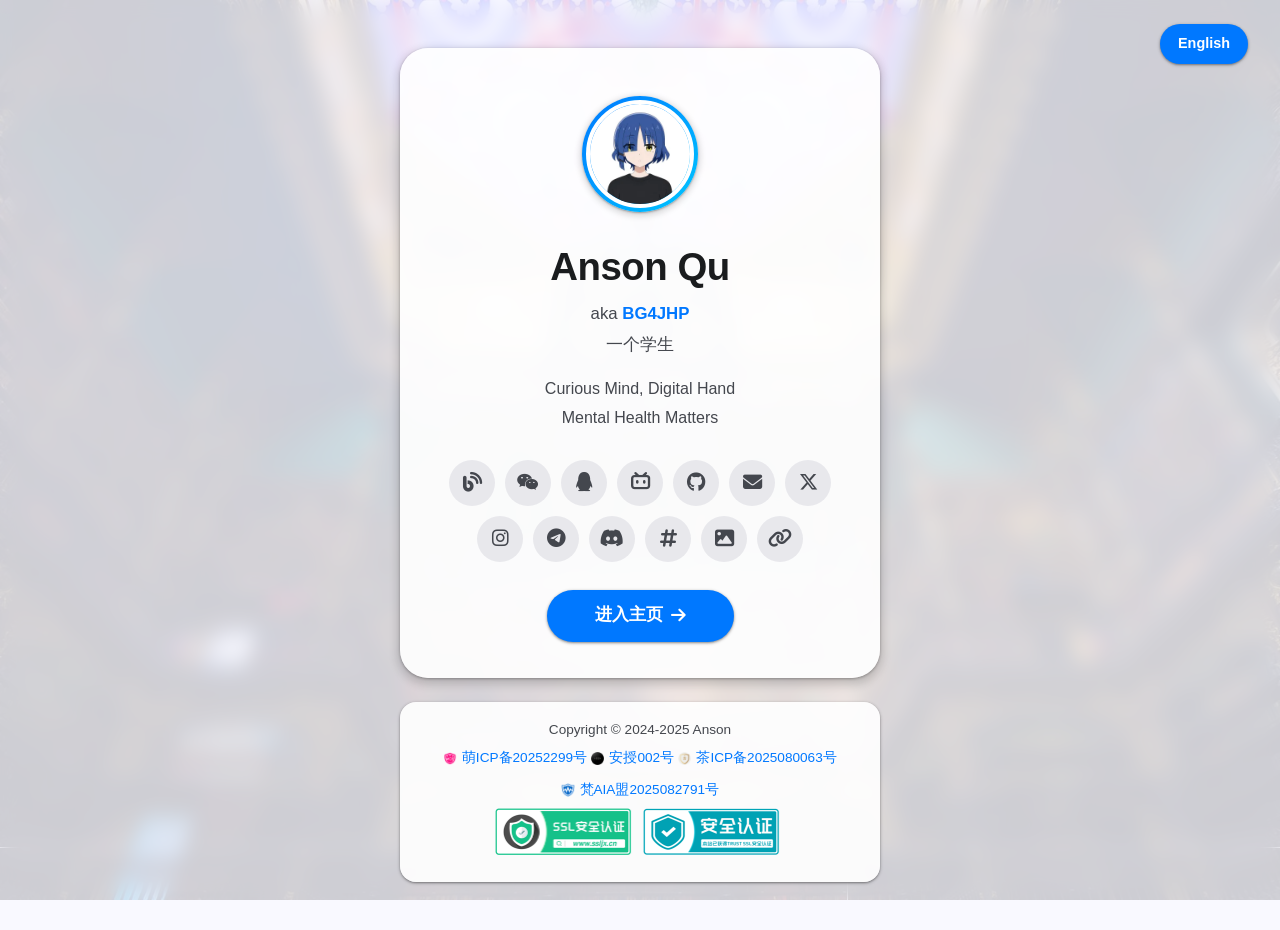
<file: index.html>
<!DOCTYPE html>
<html lang="zh-CN">
<head>
    <meta charset="UTF-8">
    <meta name="viewport" content="width=device-width, initial-scale=1.0">
    <meta name="description" content="安心的个人主页 - 欢迎来到我的网站">
    <meta name="keywords" content="安心, Anson, 个人主页, 博客">
    <link rel="shortcut icon" href="/src/avay.png">
    <title>Ansonの导航页</title>
    <link rel="stylesheet" href="/assets/fontawesome/css/all.min.css">
    <style>
        /* ============ Material Design 3 色调系统（种子色 #0078ff） ============ */
        :root {
            --md-primary: #0078ff;
            --md-on-primary: #ffffff;
            --md-primary-container: #d8e3ff;
            --md-on-primary-container: #001b3f;
            --md-secondary: #535f70;
            --md-on-secondary: #ffffff;
            --md-secondary-container: #d7e3f8;
            --md-on-secondary-container: #101c2b;
            --md-tertiary: #6b5778;
            --md-on-tertiary: #ffffff;
            --md-tertiary-container: #f2daff;
            --md-on-tertiary-container: #251431;

            --md-surface: #f9f9ff;
            --md-on-surface: #1a1c1e;
            --md-surface-variant: #e0e2ec;
            --md-on-surface-variant: #44474e;
            --md-surface-container-lowest: #ffffff;
            --md-surface-container-low: #f3f3f7;
            --md-surface-container: #ededf1;
            --md-surface-container-high: #e8e8ec;
            --md-surface-container-highest: #e2e2e6;
            --md-outline: #74777f;
            --md-outline-variant: #c4c6d0;

            --md-shadow-1: 0 1px 2px rgba(0,0,0,0.30), 0 1px 3px 1px rgba(0,0,0,0.15);
            --md-shadow-2: 0 1px 2px rgba(0,0,0,0.30), 0 2px 6px 2px rgba(0,0,0,0.15);
            --md-shadow-3: 0 1px 3px rgba(0,0,0,0.30), 0 4px 8px 3px rgba(0,0,0,0.15);

            --md-radius-md: 12px;
            --md-radius-lg: 16px;
            --md-radius-xl: 28px;
            --md-radius-full: 999px;

            --md-ease: cubic-bezier(0.2, 0, 0, 1);
        }

        @media (prefers-color-scheme: dark) {
            :root {
                --md-primary: #aac7ff;
                --md-on-primary: #002e6b;
                --md-primary-container: #004494;
                --md-on-primary-container: #d8e3ff;
                --md-secondary: #bbc7db;
                --md-on-secondary: #253140;
                --md-secondary-container: #3b4857;
                --md-on-secondary-container: #d7e3f8;
                --md-tertiary: #d6bde4;
                --md-on-tertiary: #3b2948;
                --md-tertiary-container: #533f60;
                --md-on-tertiary-container: #f2daff;

                --md-surface: #1a1c1e;
                --md-on-surface: #e2e2e6;
                --md-surface-variant: #44474e;
                --md-on-surface-variant: #c4c6d0;
                --md-surface-container-lowest: #0f1113;
                --md-surface-container-low: #1a1c1e;
                --md-surface-container: #1e2022;
                --md-surface-container-high: #282a2d;
                --md-surface-container-highest: #333538;
                --md-outline: #8e9199;
                --md-outline-variant: #44474e;

                --md-shadow-1: 0 1px 2px rgba(0,0,0,0.50), 0 1px 3px 1px rgba(0,0,0,0.35);
                --md-shadow-2: 0 1px 2px rgba(0,0,0,0.50), 0 2px 6px 2px rgba(0,0,0,0.35);
                --md-shadow-3: 0 1px 3px rgba(0,0,0,0.50), 0 4px 8px 3px rgba(0,0,0,0.35);
            }
        }

        /* ============ 基础 ============ */
        *, *::before, *::after { box-sizing: border-box; }
        html { scroll-behavior: smooth; }
        body {
            margin: 0;
            min-height: 100vh;
            font-family: -apple-system, BlinkMacSystemFont, "Segoe UI", "PingFang SC", "Hiragino Sans GB", "Microsoft YaHei", sans-serif;
            background: var(--md-surface);
            color: var(--md-on-surface);
            line-height: 1.6;
            -webkit-font-smoothing: antialiased;
        }
        a { text-decoration: none; color: inherit; }
        img { display: block; max-width: 100%; }

        /* 背景图 */
        #page-bg {
            position: fixed;
            top: 0; left: 0;
            width: 100vw; height: 100vh;
            object-fit: cover;
            z-index: 0;
            pointer-events: none;
            user-select: none;
        }
        .overlay {
            position: fixed;
            top: 0; left: 0; right: 0; bottom: 0;
            background: rgba(249, 249, 255, 0.82);
            backdrop-filter: blur(10px) saturate(1.2);
            z-index: 1;
        }
        @media (prefers-color-scheme: dark) {
            .overlay { background: rgba(15, 17, 19, 0.80); }
        }

        /* 语言切换 */
        .lang-switch {
            position: absolute;
            top: 24px;
            right: 32px;
            z-index: 10;
        }
        .lang-switch a {
            display: inline-flex;
            align-items: center;
            height: 40px;
            padding: 0 18px;
            border-radius: var(--md-radius-full);
            background: var(--md-primary);
            color: var(--md-on-primary);
            font-weight: 600;
            font-size: 0.9rem;
            box-shadow: var(--md-shadow-1);
            transition: box-shadow 0.2s var(--md-ease), background 0.2s var(--md-ease);
        }
        .lang-switch a:hover {
            box-shadow: var(--md-shadow-2);
            background: color-mix(in srgb, var(--md-primary) 90%, var(--md-on-primary));
        }

        /* 中央布局 */
        .center-wrapper {
            min-height: 100vh;
            display: flex;
            flex-direction: column;
            justify-content: center;
            align-items: center;
            position: relative;
            z-index: 2;
            padding: 48px 16px;
        }
        .container {
            width: min(480px, 100%);
            background: color-mix(in srgb, var(--md-surface-container-lowest) 90%, transparent);
            border-radius: var(--md-radius-xl);
            box-shadow: var(--md-shadow-3);
            padding: 48px 38px 36px;
            text-align: center;
        }

        /* 头像 */
        .avatar-outer {
            background: linear-gradient(135deg, var(--md-primary) 0%, #00c6ff 100%);
            padding: 4px;
            border-radius: 50%;
            display: inline-block;
            margin-bottom: 24px;
            box-shadow: var(--md-shadow-2);
            transition: transform 0.3s var(--md-ease), box-shadow 0.3s var(--md-ease);
        }
        .avatar-outer:hover {
            box-shadow: var(--md-shadow-3);
            transform: scale(1.05);
        }
        .avatar {
            width: 108px;
            height: 108px;
            border-radius: 50%;
            overflow: hidden;
            border: 4px solid var(--md-surface-container-lowest);
        }
        .avatar img { width: 100%; height: 100%; object-fit: cover; }

        h1 {
            margin: 0;
            font-size: 2.4rem;
            font-weight: 700;
            letter-spacing: -0.5px;
            color: var(--md-on-surface);
        }
        h2 {
            margin: 4px 0;
            font-size: 1.05rem;
            font-weight: 500;
            color: var(--md-on-surface-variant);
        }
        h2 a.subtle-link { color: var(--md-primary); font-weight: 600; }
        .motto {
            margin: 16px 0 0;
            font-size: 1rem;
            color: var(--md-on-surface-variant);
            line-height: 1.7;
        }
        .motto + .motto { margin-top: 2px; }

        /* 社交图标（一体化 MD3 圆钮） */
        .social-row {
            display: flex;
            justify-content: center;
            flex-wrap: wrap;
            gap: 10px;
            margin: 28px 0;
        }
        .social-btn {
            width: 46px;
            height: 46px;
            display: inline-flex;
            align-items: center;
            justify-content: center;
            border-radius: 50%;
            background: var(--md-surface-container-high);
            color: var(--md-on-surface-variant);
            font-size: 1.2rem;
            transition: background 0.2s var(--md-ease), color 0.2s var(--md-ease), transform 0.15s var(--md-ease), box-shadow 0.2s var(--md-ease);
        }
        .social-btn:hover {
            background: var(--md-primary);
            color: var(--md-on-primary);
            transform: translateY(-3px);
            box-shadow: var(--md-shadow-2);
        }
        .wechat-hover { position: relative; display: inline-flex; }
        .wechat-qrcode {
            position: absolute;
            left: 50%;
            top: calc(100% + 12px);
            transform: translateX(-50%) translateY(4px);
            background: var(--md-surface-container-highest);
            border-radius: var(--md-radius-lg);
            box-shadow: var(--md-shadow-3);
            padding: 8px;
            z-index: 10;
            opacity: 0;
            visibility: hidden;
            pointer-events: none;
            transition: opacity 0.2s var(--md-ease), transform 0.2s var(--md-ease), visibility 0.2s var(--md-ease);
        }
        .wechat-qrcode img {
            width: 180px;
            height: 180px;
            object-fit: contain;
            border-radius: var(--md-radius-md);
            background: #fff;
            display: block;
        }
        .wechat-hover:hover .wechat-qrcode {
            opacity: 1;
            visibility: visible;
            transform: translateX(-50%) translateY(0);
        }

        /* 按钮 */
        .contact-btn {
            display: inline-flex;
            align-items: center;
            justify-content: center;
            gap: 8px;
            height: 52px;
            padding: 0 48px;
            border-radius: var(--md-radius-full);
            background: var(--md-primary);
            color: var(--md-on-primary);
            font-size: 1.05rem;
            font-weight: 600;
            box-shadow: var(--md-shadow-1);
            transition: box-shadow 0.2s var(--md-ease), background 0.2s var(--md-ease);
        }
        .contact-btn:hover {
            box-shadow: var(--md-shadow-2);
            background: color-mix(in srgb, var(--md-primary) 90%, var(--md-on-primary));
        }

        /* 备案脚注 */
        .footer-box {
            margin: 24px auto 0;
            width: min(480px, 100%);
            background: color-mix(in srgb, var(--md-surface-container-lowest) 90%, transparent);
            border-radius: var(--md-radius-lg);
            box-shadow: var(--md-shadow-1);
            padding: 14px 20px;
            color: var(--md-on-surface-variant);
            font-size: 0.85rem;
            text-align: center;
            line-height: 2.1;
        }
        .footer-box a {
            color: var(--md-primary);
            display: inline-flex;
            align-items: center;
        }
        .footer-box a img {
            height: 1em;
            width: auto;
            margin-right: 5px;
            vertical-align: middle;
            display: inline-block;
        }
        .footer-box img.cert { height: 50px; }

        /* 响应式 */
        @media (max-width: 600px) {
            .container { padding: 36px 22px 28px; }
            .avatar, .avatar-outer { width: 92px; height: 92px; }
            .avatar img { width: 100%; height: 100%; }
            h1 { font-size: 2rem; }
            .social-btn { width: 42px; height: 42px; font-size: 1.1rem; }
            .contact-btn { width: 100%; padding: 0 24px; }
            .lang-switch { top: 16px; right: 16px; }
        }
    </style>
</head>
<body>
    <div class="lang-switch">
        <a href="/en">English</a>
    </div>

    <img id="page-bg" src="/src/bg.jpg" alt="背景">
    <div class="overlay"></div>

    <div class="center-wrapper">
        <div class="container">
            <div class="avatar-outer">
                <div class="avatar">
                    <img src="/src/tx.webp" alt="头像">
                </div>
            </div>
            <h1>Anson Qu</h1>
            <h2>aka <a href="https://bg4jhp.com" target="_blank" class="subtle-link">BG4JHP</a></h2>
            <h2>一个学生</h2>
            <p class="motto">Curious Mind, Digital Hand</p>
            <p class="motto">Mental Health Matters</p>

            <div class="social-row">
                <a class="social-btn" href="http://blog.ansonq.com/" target="_blank" title="博客" aria-label="博客"><i class="fa-solid fa-blog"></i></a>
                <span class="wechat-hover">
                    <a class="social-btn" href="/src/wx.webp" title="微信" aria-label="微信"><i class="fab fa-weixin"></i></a>
                    <span class="wechat-qrcode">
                        <img src="/src/wx.webp" alt="微信二维码">
                    </span>
                </span>
                <a class="social-btn" href="https://qm.qq.com/q/FCn6wb5W0i" target="_blank" title="QQ群" aria-label="QQ群"><i class="fa-brands fa-qq"></i></a>
                <a class="social-btn" href="https://space.bilibili.com/1468582841" target="_blank" title="Bilibili" aria-label="Bilibili"><i class="fa-brands fa-bilibili"></i></a>
                <a class="social-btn" href="https://github.com/ansonquu" target="_blank" title="GitHub" aria-label="GitHub"><i class="fab fa-github"></i></a>
                <a class="social-btn" href="mailto:i@ansonq.com" title="邮箱" aria-label="邮箱"><i class="fas fa-envelope"></i></a>
                <a class="social-btn" href="https://x.com/ansonquu" target="_blank" title="X" aria-label="X"><i class="fa-brands fa-x-twitter"></i></a>
                <a class="social-btn" href="https://www.instagram.com/ansonquu/" target="_blank" title="Instagram" aria-label="Instagram"><i class="fa-brands fa-instagram"></i></a>
                <a class="social-btn" href="https://t.me/ansonquu" target="_blank" title="Telegram" aria-label="Telegram"><i class="fa-brands fa-telegram"></i></a>
                <a class="social-btn" href="https://discord.gg/6jRWHCzT" target="_blank" title="Discord Channel" aria-label="Discord"><i class="fa-brands fa-discord"></i></a>
                <a class="social-btn" href="/socials" target="_blank" title="社交平台" aria-label="社交平台"><i class="fa-solid fa-hashtag"></i></a>
                <a class="social-btn" href="https://gallery.ansonq.com" target="_blank" title="画廊" aria-label="画廊"><i class="fa-solid fa-image"></i></a>
                <a class="social-btn" href="/links" target="_blank" title="友情链接" aria-label="友情链接"><i class="fa-solid fa-link"></i></a>
            </div>

            <a class="contact-btn" href="/hp">进入主页 <i class="fa-solid fa-arrow-right"></i></a>
        </div>

        <div class="footer-box">
            Copyright &copy; 2024-2025 Anson<br>
            <a href="https://icp.gov.moe/?keyword=20252299" target="_blank">
                <img src="/src/moe.png" alt="备案图标">萌ICP备20252299号
            </a>
            <a href="https://vf.386699.xyz/?id=002" target="_blank">
                <img src="/src/avay.png" alt="备案图标">安授002号
            </a>
            <a href="https://icp.redcha.cn/beian/ICP-2025080063.html" target="_blank">
                <img src="/src/icplogoi.png" alt="备案图标">茶ICP备2025080063号
            </a>
            <a href="https://icp.snzy.cc/?id=2025082791" target="_blank">
                <img src="/src/icpba.png" alt="备案图标">梵AIA盟2025082791号
            </a><br>
            <a href="https://www.ssljx.cn/ansonq.com" target="_blank">
                <img src="/src/sslr.png" class="cert" alt="证书">
            </a>
            <a href="https://www.ktrust.cc/trust.php?sn=YW5zb25xLmNvbQ==&type=default" target="_blank">
                <img src="/src/trustssl.png" class="cert" alt="证书">
            </a>
        </div>
    </div>
</body>
</html>
</file>
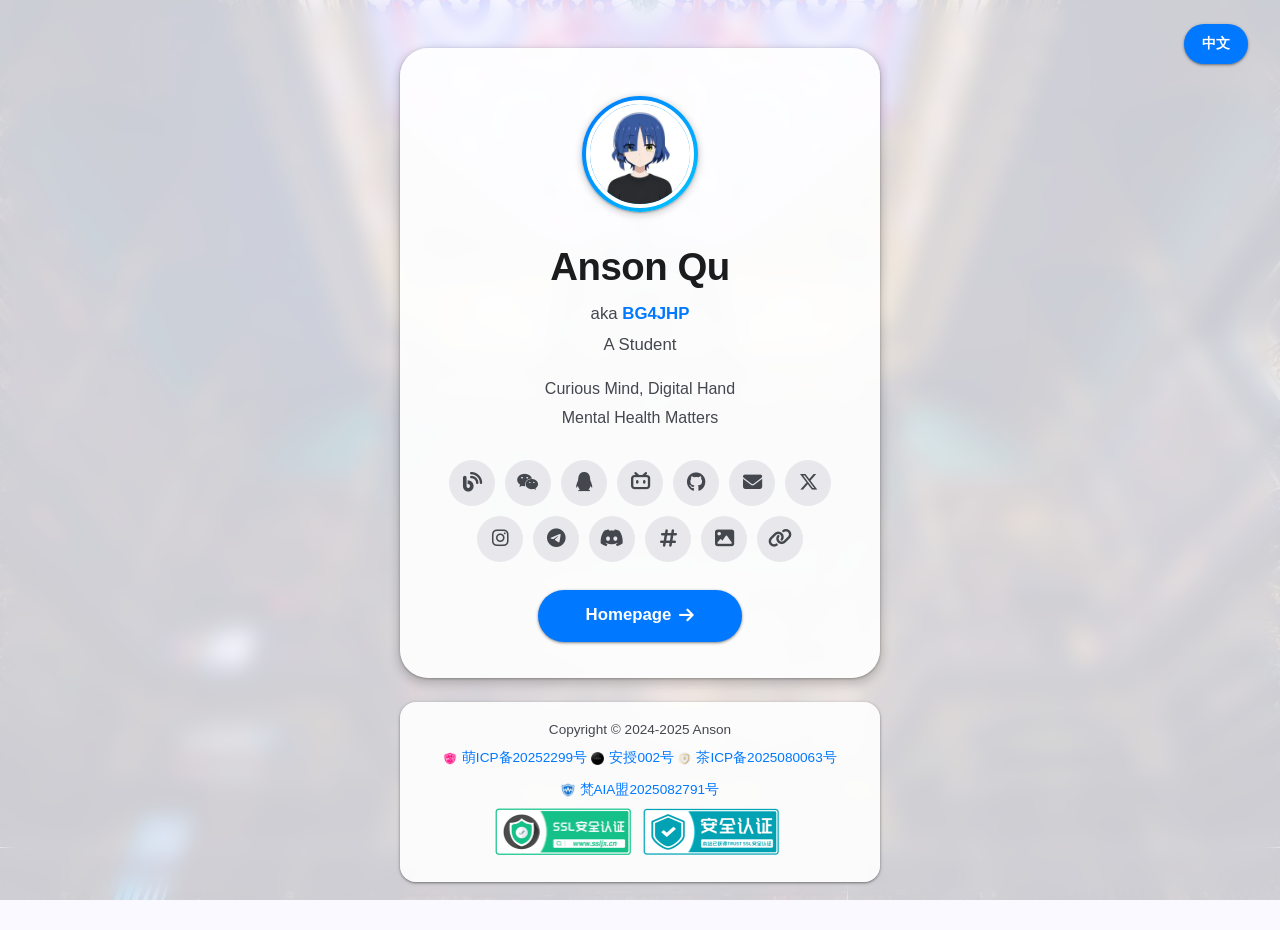
<file: en/index.html>
<!DOCTYPE html>
<html lang="en">
<head>
    <meta charset="UTF-8">
    <meta name="viewport" content="width=device-width, initial-scale=1.0">
    <meta name="description" content="Anson's personal homepage - Welcome to my website">
    <meta name="keywords" content="Anson, personal homepage, blog">
    <link rel="shortcut icon" href="/src/avay.png">
    <title>Anson's Homepage</title>
    <link rel="stylesheet" href="/assets/fontawesome/css/all.min.css">
    <style>
        /* ============ Material Design 3 色调系统（种子色 #0078ff） ============ */
        :root {
            --md-primary: #0078ff;
            --md-on-primary: #ffffff;
            --md-primary-container: #d8e3ff;
            --md-on-primary-container: #001b3f;
            --md-secondary: #535f70;
            --md-on-secondary: #ffffff;
            --md-secondary-container: #d7e3f8;
            --md-on-secondary-container: #101c2b;
            --md-tertiary: #6b5778;
            --md-on-tertiary: #ffffff;
            --md-tertiary-container: #f2daff;
            --md-on-tertiary-container: #251431;

            --md-surface: #f9f9ff;
            --md-on-surface: #1a1c1e;
            --md-surface-variant: #e0e2ec;
            --md-on-surface-variant: #44474e;
            --md-surface-container-lowest: #ffffff;
            --md-surface-container-low: #f3f3f7;
            --md-surface-container: #ededf1;
            --md-surface-container-high: #e8e8ec;
            --md-surface-container-highest: #e2e2e6;
            --md-outline: #74777f;
            --md-outline-variant: #c4c6d0;

            --md-shadow-1: 0 1px 2px rgba(0,0,0,0.30), 0 1px 3px 1px rgba(0,0,0,0.15);
            --md-shadow-2: 0 1px 2px rgba(0,0,0,0.30), 0 2px 6px 2px rgba(0,0,0,0.15);
            --md-shadow-3: 0 1px 3px rgba(0,0,0,0.30), 0 4px 8px 3px rgba(0,0,0,0.15);

            --md-radius-md: 12px;
            --md-radius-lg: 16px;
            --md-radius-xl: 28px;
            --md-radius-full: 999px;

            --md-ease: cubic-bezier(0.2, 0, 0, 1);
        }

        @media (prefers-color-scheme: dark) {
            :root {
                --md-primary: #aac7ff;
                --md-on-primary: #002e6b;
                --md-primary-container: #004494;
                --md-on-primary-container: #d8e3ff;
                --md-secondary: #bbc7db;
                --md-on-secondary: #253140;
                --md-secondary-container: #3b4857;
                --md-on-secondary-container: #d7e3f8;
                --md-tertiary: #d6bde4;
                --md-on-tertiary: #3b2948;
                --md-tertiary-container: #533f60;
                --md-on-tertiary-container: #f2daff;

                --md-surface: #1a1c1e;
                --md-on-surface: #e2e2e6;
                --md-surface-variant: #44474e;
                --md-on-surface-variant: #c4c6d0;
                --md-surface-container-lowest: #0f1113;
                --md-surface-container-low: #1a1c1e;
                --md-surface-container: #1e2022;
                --md-surface-container-high: #282a2d;
                --md-surface-container-highest: #333538;
                --md-outline: #8e9199;
                --md-outline-variant: #44474e;

                --md-shadow-1: 0 1px 2px rgba(0,0,0,0.50), 0 1px 3px 1px rgba(0,0,0,0.35);
                --md-shadow-2: 0 1px 2px rgba(0,0,0,0.50), 0 2px 6px 2px rgba(0,0,0,0.35);
                --md-shadow-3: 0 1px 3px rgba(0,0,0,0.50), 0 4px 8px 3px rgba(0,0,0,0.35);
            }
        }

        /* ============ 基础 ============ */
        *, *::before, *::after { box-sizing: border-box; }
        html { scroll-behavior: smooth; }
        body {
            margin: 0;
            min-height: 100vh;
            font-family: -apple-system, BlinkMacSystemFont, "Segoe UI", "PingFang SC", "Hiragino Sans GB", "Microsoft YaHei", sans-serif;
            background: var(--md-surface);
            color: var(--md-on-surface);
            line-height: 1.6;
            -webkit-font-smoothing: antialiased;
        }
        a { text-decoration: none; color: inherit; }
        img { display: block; max-width: 100%; }

        /* 背景图 */
        #page-bg {
            position: fixed;
            top: 0; left: 0;
            width: 100vw; height: 100vh;
            object-fit: cover;
            z-index: 0;
            pointer-events: none;
            user-select: none;
        }
        .overlay {
            position: fixed;
            top: 0; left: 0; right: 0; bottom: 0;
            background: rgba(249, 249, 255, 0.82);
            backdrop-filter: blur(10px) saturate(1.2);
            z-index: 1;
        }
        @media (prefers-color-scheme: dark) {
            .overlay { background: rgba(15, 17, 19, 0.80); }
        }

        /* 语言切换 */
        .lang-switch {
            position: absolute;
            top: 24px;
            right: 32px;
            z-index: 10;
        }
        .lang-switch a {
            display: inline-flex;
            align-items: center;
            height: 40px;
            padding: 0 18px;
            border-radius: var(--md-radius-full);
            background: var(--md-primary);
            color: var(--md-on-primary);
            font-weight: 600;
            font-size: 0.9rem;
            box-shadow: var(--md-shadow-1);
            transition: box-shadow 0.2s var(--md-ease), background 0.2s var(--md-ease);
        }
        .lang-switch a:hover {
            box-shadow: var(--md-shadow-2);
            background: color-mix(in srgb, var(--md-primary) 90%, var(--md-on-primary));
        }

        /* 中央布局 */
        .center-wrapper {
            min-height: 100vh;
            display: flex;
            flex-direction: column;
            justify-content: center;
            align-items: center;
            position: relative;
            z-index: 2;
            padding: 48px 16px;
        }
        .container {
            width: min(480px, 100%);
            background: color-mix(in srgb, var(--md-surface-container-lowest) 90%, transparent);
            border-radius: var(--md-radius-xl);
            box-shadow: var(--md-shadow-3);
            padding: 48px 38px 36px;
            text-align: center;
        }

        /* 头像 */
        .avatar-outer {
            background: linear-gradient(135deg, var(--md-primary) 0%, #00c6ff 100%);
            padding: 4px;
            border-radius: 50%;
            display: inline-block;
            margin-bottom: 24px;
            box-shadow: var(--md-shadow-2);
            transition: transform 0.3s var(--md-ease), box-shadow 0.3s var(--md-ease);
        }
        .avatar-outer:hover {
            box-shadow: var(--md-shadow-3);
            transform: scale(1.05);
        }
        .avatar {
            width: 108px;
            height: 108px;
            border-radius: 50%;
            overflow: hidden;
            border: 4px solid var(--md-surface-container-lowest);
        }
        .avatar img { width: 100%; height: 100%; object-fit: cover; }

        h1 {
            margin: 0;
            font-size: 2.4rem;
            font-weight: 700;
            letter-spacing: -0.5px;
            color: var(--md-on-surface);
        }
        h2 {
            margin: 4px 0;
            font-size: 1.05rem;
            font-weight: 500;
            color: var(--md-on-surface-variant);
        }
        h2 a.subtle-link { color: var(--md-primary); font-weight: 600; }
        .motto {
            margin: 16px 0 0;
            font-size: 1rem;
            color: var(--md-on-surface-variant);
            line-height: 1.7;
        }
        .motto + .motto { margin-top: 2px; }

        /* 社交图标（一体化 MD3 圆钮） */
        .social-row {
            display: flex;
            justify-content: center;
            flex-wrap: wrap;
            gap: 10px;
            margin: 28px 0;
        }
        .social-btn {
            width: 46px;
            height: 46px;
            display: inline-flex;
            align-items: center;
            justify-content: center;
            border-radius: 50%;
            background: var(--md-surface-container-high);
            color: var(--md-on-surface-variant);
            font-size: 1.2rem;
            transition: background 0.2s var(--md-ease), color 0.2s var(--md-ease), transform 0.15s var(--md-ease), box-shadow 0.2s var(--md-ease);
        }
        .social-btn:hover {
            background: var(--md-primary);
            color: var(--md-on-primary);
            transform: translateY(-3px);
            box-shadow: var(--md-shadow-2);
        }
        .wechat-hover { position: relative; display: inline-flex; }
        .wechat-qrcode {
            position: absolute;
            left: 50%;
            top: calc(100% + 12px);
            transform: translateX(-50%) translateY(4px);
            background: var(--md-surface-container-highest);
            border-radius: var(--md-radius-lg);
            box-shadow: var(--md-shadow-3);
            padding: 8px;
            z-index: 10;
            opacity: 0;
            visibility: hidden;
            pointer-events: none;
            transition: opacity 0.2s var(--md-ease), transform 0.2s var(--md-ease), visibility 0.2s var(--md-ease);
        }
        .wechat-qrcode img {
            width: 180px;
            height: 180px;
            object-fit: contain;
            border-radius: var(--md-radius-md);
            background: #fff;
            display: block;
        }
        .wechat-hover:hover .wechat-qrcode {
            opacity: 1;
            visibility: visible;
            transform: translateX(-50%) translateY(0);
        }

        /* 按钮 */
        .contact-btn {
            display: inline-flex;
            align-items: center;
            justify-content: center;
            gap: 8px;
            height: 52px;
            padding: 0 48px;
            border-radius: var(--md-radius-full);
            background: var(--md-primary);
            color: var(--md-on-primary);
            font-size: 1.05rem;
            font-weight: 600;
            box-shadow: var(--md-shadow-1);
            transition: box-shadow 0.2s var(--md-ease), background 0.2s var(--md-ease);
        }
        .contact-btn:hover {
            box-shadow: var(--md-shadow-2);
            background: color-mix(in srgb, var(--md-primary) 90%, var(--md-on-primary));
        }

        /* 备案脚注 */
        .footer-box {
            margin: 24px auto 0;
            width: min(480px, 100%);
            background: color-mix(in srgb, var(--md-surface-container-lowest) 90%, transparent);
            border-radius: var(--md-radius-lg);
            box-shadow: var(--md-shadow-1);
            padding: 14px 20px;
            color: var(--md-on-surface-variant);
            font-size: 0.85rem;
            text-align: center;
            line-height: 2.1;
        }
        .footer-box a {
            color: var(--md-primary);
            display: inline-flex;
            align-items: center;
        }
        .footer-box a img {
            height: 1em;
            width: auto;
            margin-right: 5px;
            vertical-align: middle;
            display: inline-block;
        }
        .footer-box img.cert { height: 50px; }

        /* 响应式 */
        @media (max-width: 600px) {
            .container { padding: 36px 22px 28px; }
            .avatar, .avatar-outer { width: 92px; height: 92px; }
            .avatar img { width: 100%; height: 100%; }
            h1 { font-size: 2rem; }
            .social-btn { width: 42px; height: 42px; font-size: 1.1rem; }
            .contact-btn { width: 100%; padding: 0 24px; }
            .lang-switch { top: 16px; right: 16px; }
        }
    </style>
</head>
<body>
    <div class="lang-switch">
        <a href="/">中文</a>
    </div>

    <img id="page-bg" src="/src/bg.jpg" alt="Background">
    <div class="overlay"></div>

    <div class="center-wrapper">
        <div class="container">
            <div class="avatar-outer">
                <div class="avatar">
                    <img src="/src/tx.webp" alt="Avatar">
                </div>
            </div>
            <h1>Anson Qu</h1>
            <h2>aka <a href="https://bg4jhp.com/en" target="_blank" class="subtle-link">BG4JHP</a></h2>
            <h2>A Student</h2>
            <p class="motto">Curious Mind, Digital Hand</p>
            <p class="motto">Mental Health Matters</p>

            <div class="social-row">
                <a class="social-btn" href="http://enblog.ansonq.com/" target="_blank" title="Blog" aria-label="Blog"><i class="fa-solid fa-blog"></i></a>
                <span class="wechat-hover">
                    <a class="social-btn" href="/src/wx.webp" title="WeChat" aria-label="WeChat"><i class="fab fa-weixin"></i></a>
                    <span class="wechat-qrcode">
                        <img src="/src/wx.webp" alt="WeChat QR Code">
                    </span>
                </span>
                <a class="social-btn" href="https://qm.qq.com/q/FCn6wb5W0i" target="_blank" title="QQ Group" aria-label="QQ Group"><i class="fa-brands fa-qq"></i></a>
                <a class="social-btn" href="https://space.bilibili.com/1468582841" target="_blank" title="Bilibili" aria-label="Bilibili"><i class="fa-brands fa-bilibili"></i></a>
                <a class="social-btn" href="https://github.com/ansonquu" target="_blank" title="GitHub" aria-label="GitHub"><i class="fab fa-github"></i></a>
                <a class="social-btn" href="mailto:i@ansonq.com" title="Email" aria-label="Email"><i class="fas fa-envelope"></i></a>
                <a class="social-btn" href="https://x.com/ansonquu" target="_blank" title="X" aria-label="X"><i class="fa-brands fa-x-twitter"></i></a>
                <a class="social-btn" href="https://www.instagram.com/ansonquu/" target="_blank" title="Instagram" aria-label="Instagram"><i class="fa-brands fa-instagram"></i></a>
                <a class="social-btn" href="https://t.me/ansonquu" target="_blank" title="Telegram" aria-label="Telegram"><i class="fa-brands fa-telegram"></i></a>
                <a class="social-btn" href="https://discord.gg/6jRWHCzT" target="_blank" title="Discord Channel" aria-label="Discord"><i class="fa-brands fa-discord"></i></a>
                <a class="social-btn" href="/socials/en" target="_blank" title="Social Platform" aria-label="Social Platform"><i class="fa-solid fa-hashtag"></i></a>
                <a class="social-btn" href="https://gallery.ansonq.com" target="_blank" title="Gallery" aria-label="Gallery"><i class="fa-solid fa-image"></i></a>
                <a class="social-btn" href="/links" target="_blank" title="Friend Links" aria-label="Friend Links"><i class="fa-solid fa-link"></i></a>
            </div>

            <a class="contact-btn" href="/hp/en">Homepage <i class="fa-solid fa-arrow-right"></i></a>
        </div>

        <div class="footer-box">
            Copyright &copy; 2024-2025 Anson<br>
            <a href="https://icp.gov.moe/?keyword=20252299" target="_blank">
                <img src="/src/moe.png" alt="备案图标">萌ICP备20252299号
            </a>
            <a href="https://vf.386699.xyz/?id=002" target="_blank">
                <img src="/src/avay.png" alt="备案图标">安授002号
            </a>
            <a href="https://icp.redcha.cn/beian/ICP-2025080063.html" target="_blank">
                <img src="/src/icplogoi.png" alt="备案图标">茶ICP备2025080063号
            </a>
            <a href="https://icp.snzy.cc/?id=2025082791" target="_blank">
                <img src="/src/icpba.png" alt="备案图标">梵AIA盟2025082791号
            </a><br>
            <a href="https://www.ssljx.cn/ansonq.com" target="_blank">
                <img src="/src/sslr.png" class="cert" alt="证书">
            </a>
            <a href="https://www.ktrust.cc/trust.php?sn=YW5zb25xLmNvbQ==&type=default" target="_blank">
                <img src="/src/trustssl.png" class="cert" alt="证书">
            </a>
        </div>
    </div>
</body>
</html>
</file>
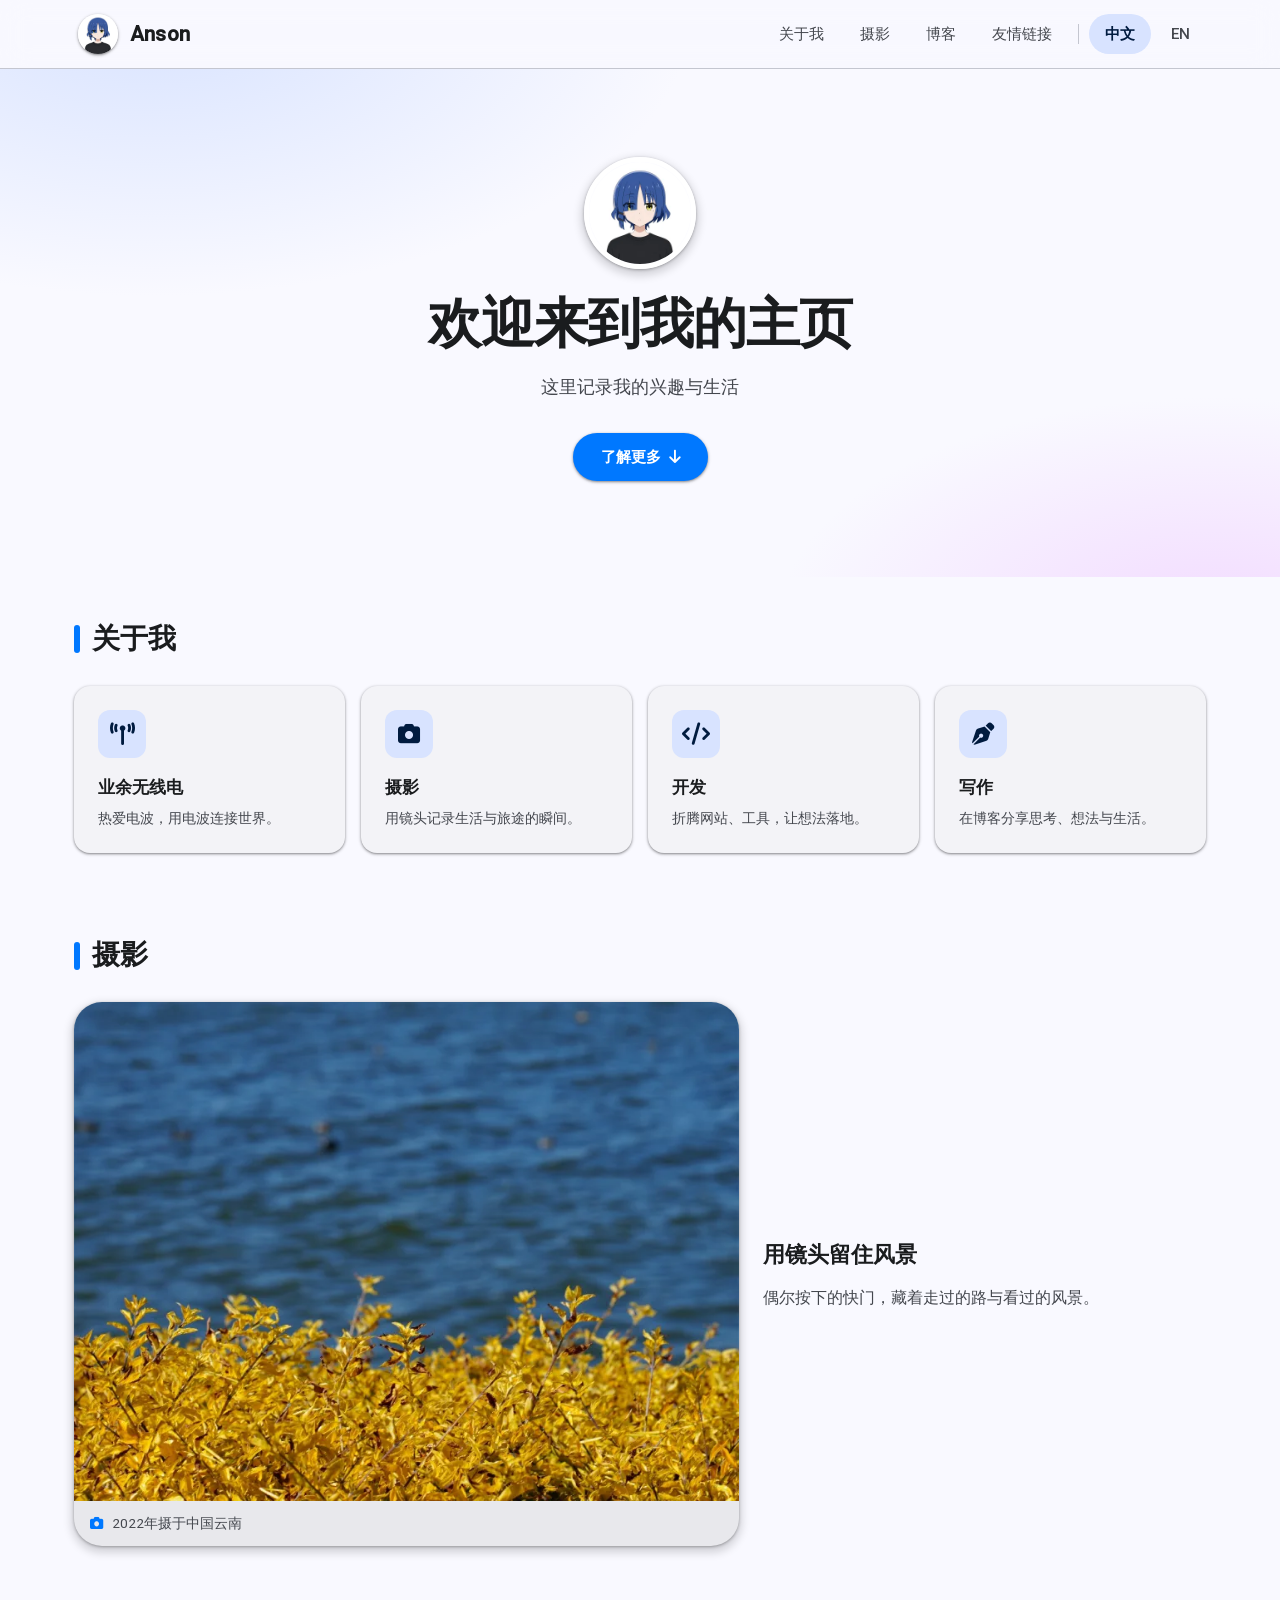
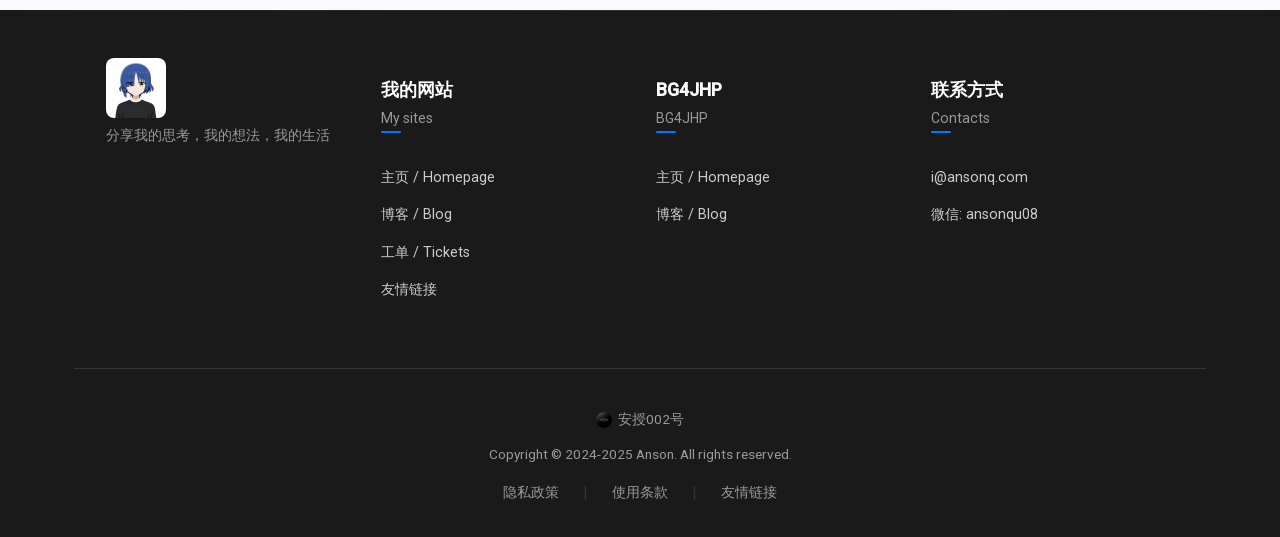
<file: hp/index.html>
<!DOCTYPE html>
<html lang="zh-CN">
<head>
    <meta charset="UTF-8">
    <meta name="viewport" content="width=device-width, initial-scale=1.0">
    <meta name="description" content="安心的个人主页 - 欢迎来到我的网站">
    <meta name="keywords" content="安心, Anson, 个人主页, 博客">
    <link rel="shortcut icon" href="/src/avay.png">
    <title>安心の主页</title>
    <link href="/assets/fonts/roboto.css" rel="stylesheet">
    <link rel="stylesheet" href="/assets/fontawesome/css/all.min.css">
    <style>
        /* ============ Material Design 3 色调系统（种子色 #0078ff） ============ */
        :root {
            --md-primary: #0078ff;
            --md-on-primary: #ffffff;
            --md-primary-container: #d8e3ff;
            --md-on-primary-container: #001b3f;
            --md-secondary: #535f70;
            --md-on-secondary: #ffffff;
            --md-secondary-container: #d7e3f8;
            --md-on-secondary-container: #101c2b;
            --md-tertiary: #6b5778;
            --md-on-tertiary: #ffffff;
            --md-tertiary-container: #f2daff;
            --md-on-tertiary-container: #251431;

            --md-surface: #f9f9ff;
            --md-on-surface: #1a1c1e;
            --md-surface-variant: #e0e2ec;
            --md-on-surface-variant: #44474e;
            --md-surface-container-lowest: #ffffff;
            --md-surface-container-low: #f3f3f7;
            --md-surface-container: #ededf1;
            --md-surface-container-high: #e8e8ec;
            --md-surface-container-highest: #e2e2e6;
            --md-outline: #74777f;
            --md-outline-variant: #c4c6d0;

            --md-shadow-1: 0 1px 2px rgba(0,0,0,0.30), 0 1px 3px 1px rgba(0,0,0,0.15);
            --md-shadow-2: 0 1px 2px rgba(0,0,0,0.30), 0 2px 6px 2px rgba(0,0,0,0.15);
            --md-shadow-3: 0 1px 3px rgba(0,0,0,0.30), 0 4px 8px 3px rgba(0,0,0,0.15);

            --md-radius-sm: 8px;
            --md-radius-md: 12px;
            --md-radius-lg: 16px;
            --md-radius-xl: 28px;
            --md-radius-full: 999px;

            --md-ease: cubic-bezier(0.2, 0, 0, 1);
        }

        /* ============ 深色模式 ============ */
        @media (prefers-color-scheme: dark) {
            :root {
                --md-primary: #aac7ff;
                --md-on-primary: #002e6b;
                --md-primary-container: #004494;
                --md-on-primary-container: #d8e3ff;
                --md-secondary: #bbc7db;
                --md-on-secondary: #253140;
                --md-secondary-container: #3b4857;
                --md-on-secondary-container: #d7e3f8;
                --md-tertiary: #d6bde4;
                --md-on-tertiary: #3b2948;
                --md-tertiary-container: #533f60;
                --md-on-tertiary-container: #f2daff;

                --md-surface: #1a1c1e;
                --md-on-surface: #e2e2e6;
                --md-surface-variant: #44474e;
                --md-on-surface-variant: #c4c6d0;
                --md-surface-container-lowest: #0f1113;
                --md-surface-container-low: #1a1c1e;
                --md-surface-container: #1e2022;
                --md-surface-container-high: #282a2d;
                --md-surface-container-highest: #333538;
                --md-outline: #8e9199;
                --md-outline-variant: #44474e;

                --md-shadow-1: 0 1px 2px rgba(0,0,0,0.50), 0 1px 3px 1px rgba(0,0,0,0.35);
                --md-shadow-2: 0 1px 2px rgba(0,0,0,0.50), 0 2px 6px 2px rgba(0,0,0,0.35);
                --md-shadow-3: 0 1px 3px rgba(0,0,0,0.50), 0 4px 8px 3px rgba(0,0,0,0.35);
            }
        }

        /* ============ 基础 ============ */
        *, *::before, *::after { box-sizing: border-box; }
        html { scroll-behavior: smooth; }
        body {
            margin: 0;
            font-family: 'Roboto', -apple-system, BlinkMacSystemFont, "Segoe UI", "PingFang SC", "Hiragino Sans GB", "Microsoft YaHei", sans-serif;
            background: var(--md-surface);
            color: var(--md-on-surface);
            line-height: 1.6;
            -webkit-font-smoothing: antialiased;
            transition: background 0.3s var(--md-ease), color 0.3s var(--md-ease);
        }
        a { text-decoration: none; color: inherit; }
        img { display: block; max-width: 100%; }

        .container {
            max-width: 1180px;
            margin: 0 auto;
            padding: 0 24px;
        }

        /* ============ 顶部应用栏 ============ */
        .app-bar {
            position: sticky;
            top: 0;
            z-index: 50;
            background: var(--md-surface);
            background: color-mix(in srgb, var(--md-surface) 86%, transparent);
            backdrop-filter: blur(14px) saturate(1.4);
            border-bottom: 1px solid var(--md-outline-variant);
        }
        .app-bar-inner {
            max-width: 1180px;
            margin: 0 auto;
            padding: 10px 24px;
            display: flex;
            align-items: center;
            justify-content: space-between;
            gap: 16px;
        }
        .brand {
            display: inline-flex;
            align-items: center;
            gap: 12px;
            font-weight: 600;
            font-size: 1.25rem;
            letter-spacing: 0.2px;
            border-radius: var(--md-radius-full);
            padding: 4px 8px 4px 4px;
            transition: background 0.2s var(--md-ease);
        }
        .brand:hover { background: color-mix(in srgb, var(--md-on-surface) 8%, transparent); }
        .brand-avatar {
            width: 40px;
            height: 40px;
            border-radius: 50%;
            object-fit: cover;
            box-shadow: var(--md-shadow-1);
        }
        .nav {
            display: flex;
            align-items: center;
            gap: 4px;
            flex-wrap: wrap;
            justify-content: flex-end;
        }
        .nav-pill {
            display: inline-flex;
            align-items: center;
            height: 40px;
            padding: 0 16px;
            border-radius: var(--md-radius-full);
            font-size: 0.95rem;
            font-weight: 500;
            color: var(--md-on-surface-variant);
            transition: background 0.2s var(--md-ease), color 0.2s var(--md-ease);
        }
        .nav-pill:hover {
            background: color-mix(in srgb, var(--md-on-surface) 8%, transparent);
            color: var(--md-on-surface);
        }
        .nav-pill.active {
            background: var(--md-primary-container);
            color: var(--md-on-primary-container);
            font-weight: 600;
        }
        .nav-divider {
            width: 1px;
            height: 20px;
            background: var(--md-outline-variant);
            margin: 0 6px;
        }

        /* ============ Hero 开头 ============ */
        .hero {
            position: relative;
            overflow: hidden;
            background:
                radial-gradient(900px 480px at 12% -12%, var(--md-primary-container), transparent 60%),
                radial-gradient(800px 420px at 95% 110%, var(--md-tertiary-container), transparent 55%),
                var(--md-surface);
        }
        .hero .container {
            padding: 88px 24px 96px;
            text-align: center;
        }
        .hero-avatar {
            width: 112px;
            height: 112px;
            border-radius: 50%;
            object-fit: cover;
            margin: 0 auto 24px;
            box-shadow: var(--md-shadow-3);
            border: 5px solid var(--md-surface-container-lowest);
            transition: transform 0.3s var(--md-ease), box-shadow 0.3s var(--md-ease);
        }
        .hero-avatar:hover {
            transform: scale(1.08);
            box-shadow: var(--md-shadow-3);
        }
        .hero-title {
            margin: 0;
            font-size: clamp(2.2rem, 5vw, 3.4rem);
            font-weight: 700;
            letter-spacing: -1px;
            line-height: 1.15;
            color: var(--md-on-surface);
        }
        .hero-sub {
            margin: 16px auto 0;
            max-width: 34em;
            font-size: 1.15rem;
            color: var(--md-on-surface-variant);
        }
        .btn {
            display: inline-flex;
            align-items: center;
            justify-content: center;
            gap: 8px;
            height: 48px;
            padding: 0 28px;
            border-radius: var(--md-radius-full);
            font-size: 0.95rem;
            font-weight: 600;
            margin-top: 32px;
            cursor: pointer;
            transition: box-shadow 0.2s var(--md-ease), background 0.2s var(--md-ease);
        }
        .btn-filled {
            background: var(--md-primary);
            color: var(--md-on-primary);
            box-shadow: var(--md-shadow-1);
        }
        .btn-filled:hover {
            box-shadow: var(--md-shadow-2);
            background: color-mix(in srgb, var(--md-primary) 92%, var(--md-on-primary));
        }

        /* ============ Section 通用 ============ */
        .section { padding: 40px 0; }
        .section-title {
            margin: 0 0 24px;
            font-size: 1.75rem;
            font-weight: 600;
            letter-spacing: -0.2px;
            color: var(--md-on-surface);
            display: flex;
            align-items: center;
            gap: 12px;
        }
        .section-title::before {
            content: '';
            width: 6px;
            height: 28px;
            border-radius: 3px;
            background: var(--md-primary);
        }

        /* ============ 兴趣卡片 ============ */
        .about-grid {
            display: grid;
            grid-template-columns: repeat(auto-fit, minmax(200px, 1fr));
            gap: 16px;
        }
        .interest-card {
            padding: 24px;
            border-radius: var(--md-radius-lg);
            background: var(--md-surface-container-low);
            box-shadow: var(--md-shadow-1);
            transition: transform 0.25s var(--md-ease), box-shadow 0.25s var(--md-ease);
        }
        .interest-card:hover {
            transform: translateY(-4px);
            box-shadow: var(--md-shadow-2);
        }
        .interest-icon {
            width: 48px;
            height: 48px;
            display: flex;
            align-items: center;
            justify-content: center;
            border-radius: var(--md-radius-md);
            background: var(--md-primary-container);
            color: var(--md-on-primary-container);
            font-size: 1.4rem;
            margin-bottom: 16px;
        }
        .interest-title {
            margin: 0 0 6px;
            font-size: 1.05rem;
            font-weight: 600;
        }
        .interest-desc {
            margin: 0;
            font-size: 0.88rem;
            color: var(--md-on-surface-variant);
        }

        /* ============ 摄影 ============ */
        .photo-showcase {
            display: grid;
            grid-template-columns: 1.2fr 0.8fr;
            gap: 24px;
            align-items: center;
        }
        .photo-showcase figure {
            margin: 0;
            border-radius: var(--md-radius-xl);
            overflow: hidden;
            background: var(--md-surface-container-high);
            box-shadow: var(--md-shadow-3);
            transition: transform 0.35s var(--md-ease), box-shadow 0.35s var(--md-ease);
        }
        .photo-showcase figure:hover {
            transform: translateY(-6px);
            box-shadow: 0 8px 16px rgba(0,0,0,0.25), 0 12px 24px 4px rgba(0,0,0,0.12);
        }
        .photo-showcase figure img {
            width: 100%;
            aspect-ratio: 4 / 3;
            object-fit: cover;
        }
        .photo-showcase figcaption {
            padding: 12px 16px;
            font-size: 0.85rem;
            color: var(--md-on-surface-variant);
            display: flex;
            align-items: center;
            gap: 8px;
        }
        .photo-showcase figcaption::before {
            content: '\f030';
            font-family: 'Font Awesome 6 Free';
            font-weight: 900;
            color: var(--md-primary);
        }
        .photo-side h3 {
            margin: 0 0 12px;
            font-size: 1.35rem;
            font-weight: 600;
        }
        .photo-side p {
            margin: 0;
            color: var(--md-on-surface-variant);
        }

        /* ============ 页脚（原样保留） ============ */
        .footer {
            background: #1a1a1a;
            color: #ffffff;
            padding: 3em 0 1em;
            margin-top: 24px;
            position: relative;
        }
        .footer::before {
            content: '';
            position: absolute;
            top: 0; left: 0; right: 0;
            height: 1px;
            background: linear-gradient(90deg, transparent, #333, transparent);
        }
        .footer-content {
            display: grid;
            grid-template-columns: 1fr 1fr 1fr 1fr;
            gap: 2em;
            max-width: 1200px;
            margin: 0 auto 2em;
            padding: 0 2em;
        }
        .footer-section { padding: 0; margin-bottom: 1em; }
        .footer-logo { text-align: left; margin-bottom: 1.5em; }
        .logo-img { height: 60px; border-radius: 8px; transition: transform 0.3s var(--md-ease); }
        .logo-img:hover { transform: scale(1.05); }
        .footer-description { color: #999; font-size: 0.9em; margin-top: 0.5em; line-height: 1.4; }
        .footer-title { color: #ffffff; margin-bottom: 1em; font-size: 1.1em; font-weight: 600; position: relative; display: inline-block; }
        .footer-title::after {
            content: '';
            position: absolute;
            bottom: -4px; left: 0;
            width: 20px; height: 2px;
            background: #0078ff;
            border-radius: 1px;
        }
        .subtitle { font-weight: normal; font-size: 0.8em; color: #999; margin-top: 0.2em; display: block; }
        .link-list { list-style: none; margin-top: 1em; padding: 0; }
        .footer-link {
            color: #ccc; text-decoration: none;
            transition: color 0.3s var(--md-ease), transform 0.3s var(--md-ease);
            display: block; margin-bottom: 0.6em; padding: 0.2em 0; font-size: 0.9em;
        }
        .footer-link:hover { color: #0078ff; transform: translateX(3px); }
        .footer-text { color: #ccc; font-size: 0.9em; display: block; margin-bottom: 0.6em; padding: 0.2em 0; }
        .footer-bottom {
            text-align: center;
            padding-top: 1.5em;
            border-top: 1px solid #333;
            margin-top: 1.5em;
            max-width: 1200px;
            margin-left: auto; margin-right: auto;
            padding-left: 2em; padding-right: 2em;
        }
        .copyright { font-size: 0.85em; color: #999; margin-bottom: 1em; }
        .legal-links {
            display: flex; justify-content: center; align-items: center;
            gap: 1.5em; margin-bottom: 1em; flex-wrap: wrap;
        }
        .legal-link { color: #999; text-decoration: none; font-size: 0.85em; transition: color 0.3s var(--md-ease); }
        .legal-link:hover { color: #0078ff; }
        .separator { color: #333; }
        .beian-links { margin-top: 1em; }
        .beian {
            display: flex; align-items: center; justify-content: center;
            gap: 0.5em; font-size: 0.85em; color: #999; margin: 0;
        }
        .beian-icon { width: 16px; height: 16px; }
        .beian a { color: #999; text-decoration: none; transition: color 0.3s var(--md-ease); }
        .beian a:hover { color: #0078ff; }

        /* ============ 响应式 ============ */
        @media (max-width: 860px) {
            .photo-showcase { grid-template-columns: 1fr; }
            .photo-side { order: -1; }
        }
        @media (max-width: 600px) {
            .app-bar-inner { flex-direction: column; align-items: stretch; gap: 8px; }
            .nav { justify-content: center; }
            .nav-pill { height: 36px; padding: 0 12px; font-size: 0.85rem; }
            .hero .container { padding: 56px 24px 64px; }
            .section { padding: 32px 0; }
            .footer-content { grid-template-columns: 1fr 1fr; gap: 1.5em; }
        }
    </style>
</head>
<body>
    <header class="app-bar">
        <div class="app-bar-inner">
            <a class="brand" href="/hp">
                <img src="/src/tx.webp" alt="头像" class="brand-avatar">
                <span>Anson</span>
            </a>
            <nav class="nav">
                <a href="#about" class="nav-pill">关于我</a>
                <a href="#photos" class="nav-pill">摄影</a>
                <a href="https://blog.ansonq.com" class="nav-pill">博客</a>
                <a href="/links" class="nav-pill">友情链接</a>
                <span class="nav-divider"></span>
                <a href="/hp" class="nav-pill active">中文</a>
                <a href="/hp/en" class="nav-pill">EN</a>
            </nav>
        </div>
    </header>

    <main>
        <section class="hero">
            <div class="container">
                <img src="/src/tx.webp" alt="头像" class="hero-avatar">
                <h1 class="hero-title">欢迎来到我的主页</h1>
                <p class="hero-sub">这里记录我的兴趣与生活</p>
                <a href="#about" class="btn btn-filled">了解更多 <i class="fa-solid fa-arrow-down"></i></a>
            </div>
        </section>

        <section class="section" id="about">
            <div class="container">
                <h2 class="section-title">关于我</h2>
                <div class="about-grid">
                    <div class="interest-card">
                        <div class="interest-icon"><i class="fa-solid fa-tower-broadcast"></i></div>
                        <h3 class="interest-title">业余无线电</h3>
                        <p class="interest-desc">热爱电波，用电波连接世界。</p>
                    </div>
                    <div class="interest-card">
                        <div class="interest-icon"><i class="fa-solid fa-camera"></i></div>
                        <h3 class="interest-title">摄影</h3>
                        <p class="interest-desc">用镜头记录生活与旅途的瞬间。</p>
                    </div>
                    <div class="interest-card">
                        <div class="interest-icon"><i class="fa-solid fa-code"></i></div>
                        <h3 class="interest-title">开发</h3>
                        <p class="interest-desc">折腾网站、工具，让想法落地。</p>
                    </div>
                    <div class="interest-card">
                        <div class="interest-icon"><i class="fa-solid fa-pen-nib"></i></div>
                        <h3 class="interest-title">写作</h3>
                        <p class="interest-desc">在博客分享思考、想法与生活。</p>
                    </div>
                </div>
            </div>
        </section>

        <section class="section" id="photos">
            <div class="container">
                <h2 class="section-title">摄影</h2>
                <div class="photo-showcase">
                    <figure>
                        <img src="/src/dali.webp" alt="2022年摄于中国云南">
                        <figcaption>2022年摄于中国云南</figcaption>
                    </figure>
                    <div class="photo-side">
                        <h3>用镜头留住风景</h3>
                        <p>偶尔按下的快门，藏着走过的路与看过的风景。</p>
                    </div>
                </div>
            </div>
        </section>
    </main>

    <footer class="footer">
        <div class="container">
            <div class="footer-content">
                <div class="footer-section">
                    <div class="footer-logo">
                        <img src="/src/tx.webp" alt="Logo" class="logo-img">
                        <p class="footer-description">
                            分享我的思考，我的想法，我的生活
                        </p>
                    </div>
                </div>

                <div class="footer-section">
                    <h3 class="footer-title">我的网站<br><span class="subtitle">My sites</span></h3>
                    <ul class="link-list">
                        <li><a href="/" class="footer-link">主页 / Homepage</a></li>
                        <li><a href="https://blog.ansonq.com" class="footer-link">博客 / Blog</a></li>
                        <li><a href="https://gd.ansonqu.com" class="footer-link">工单 / Tickets</a></li>
                        <li><a href="/links" class="footer-link">友情链接</a></li>
                    </ul>
                </div>

                <div class="footer-section">
                    <h3 class="footer-title">BG4JHP<br><span class="subtitle">BG4JHP</span></h3>
                    <ul class="link-list">
                        <li><a href="https://bg4jhp.com" class="footer-link">主页 / Homepage</a></li>
                        <li><a href="https://blog.bg4jhp.com" class="footer-link">博客 / Blog</a></li>
                    </ul>
                </div>

                <div class="footer-section">
                    <h3 class="footer-title">联系方式<br><span class="subtitle">Contacts</span></h3>
                    <ul class="link-list">
                        <li><a href="mailto:i@ansonq.com" class="footer-link">i@ansonq.com</a></li>
                        <li><span class="footer-text">微信: ansonqu08</span></li>
                    </ul>
                </div>
            </div>

            <div class="footer-bottom">
                <div class="beian-links">
                    <p class="beian">
                        <img src="/src/avay.png" alt="安授" class="beian-icon">
                        <a href="https://vf.386699.xyz/?id=002" rel="noreferrer" target="_blank">安授002号</a>
                    </p>
                </div>
                <p class="copyright">Copyright © 2024-2025 Anson. All rights reserved.</p>
                <div class="legal-links">
                    <a href="/privacy-policy" class="legal-link">隐私政策</a>
                    <span class="separator">|</span>
                    <a href="/terms-of-use" class="legal-link">使用条款</a>
                    <span class="separator">|</span>
                    <a href="/links" class="legal-link">友情链接</a>
                </div>
            </div>
        </div>
    </footer>
</body>
</html>
</file>
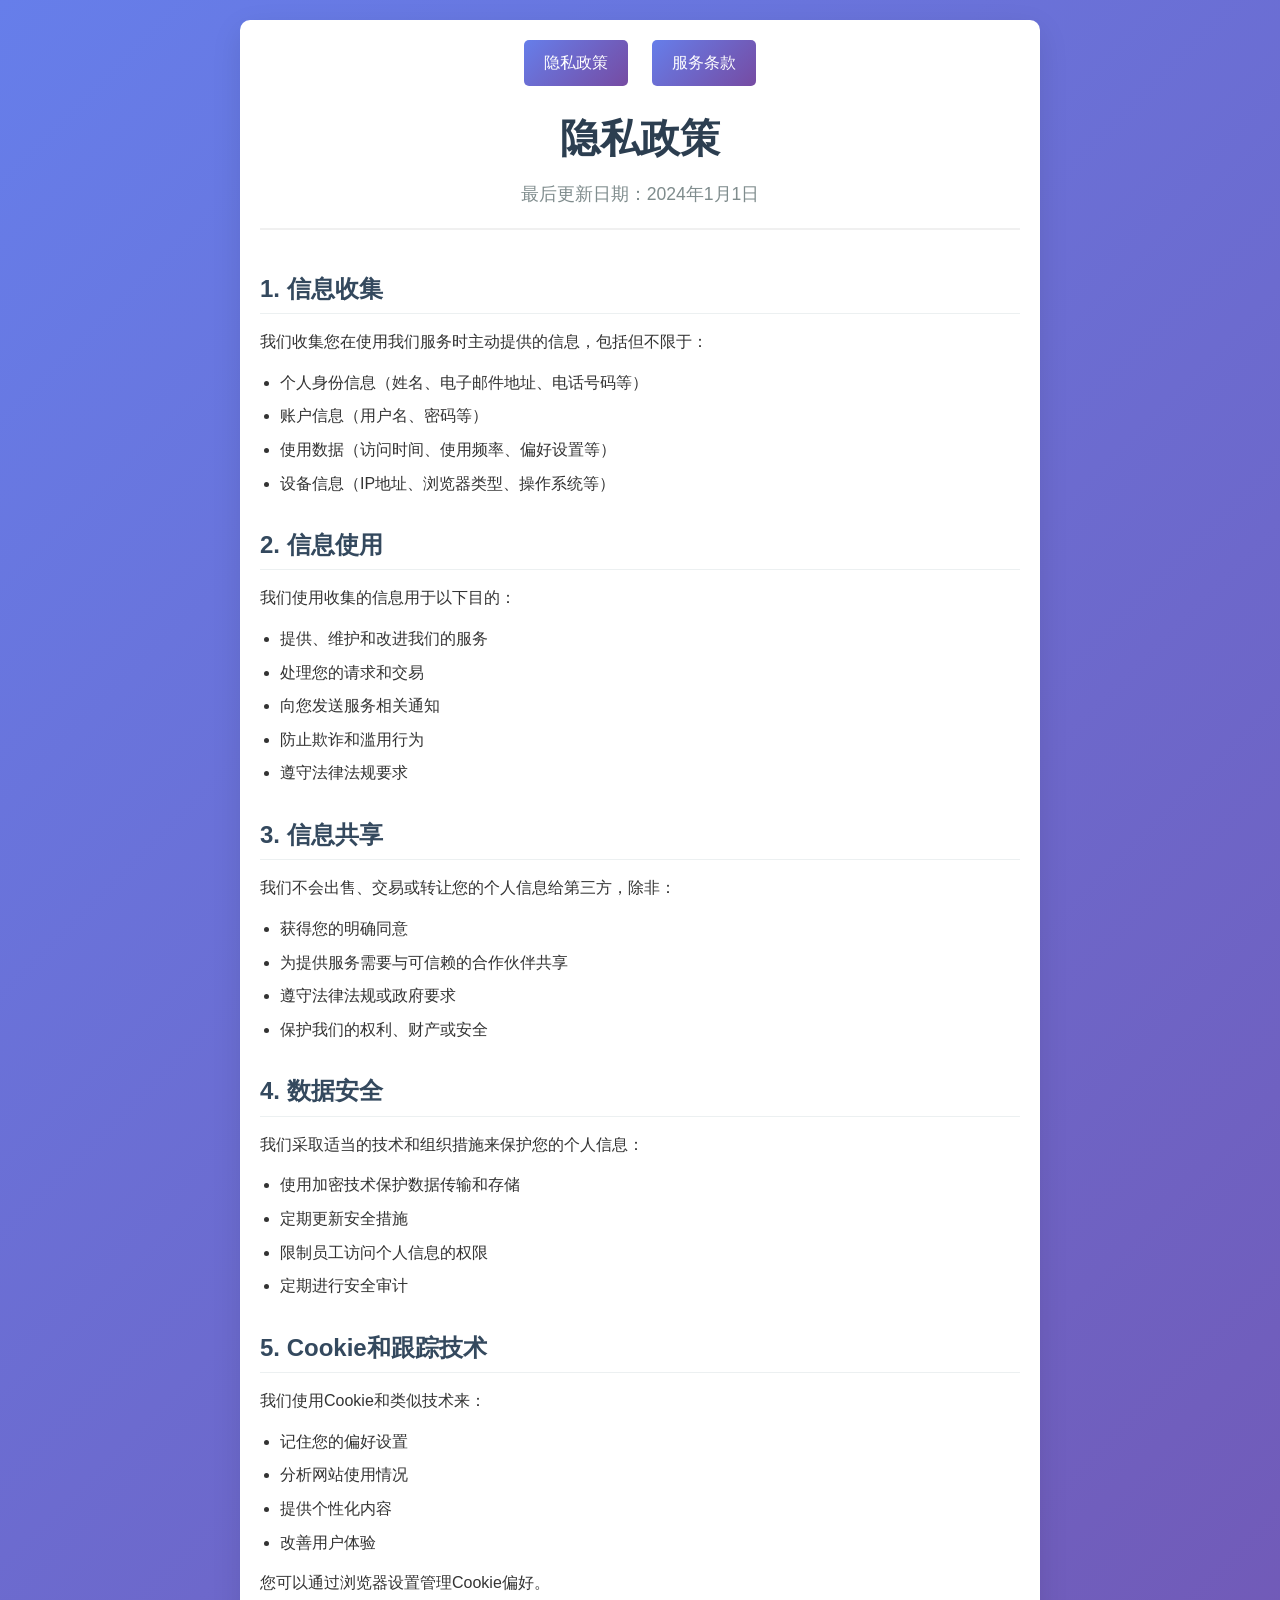
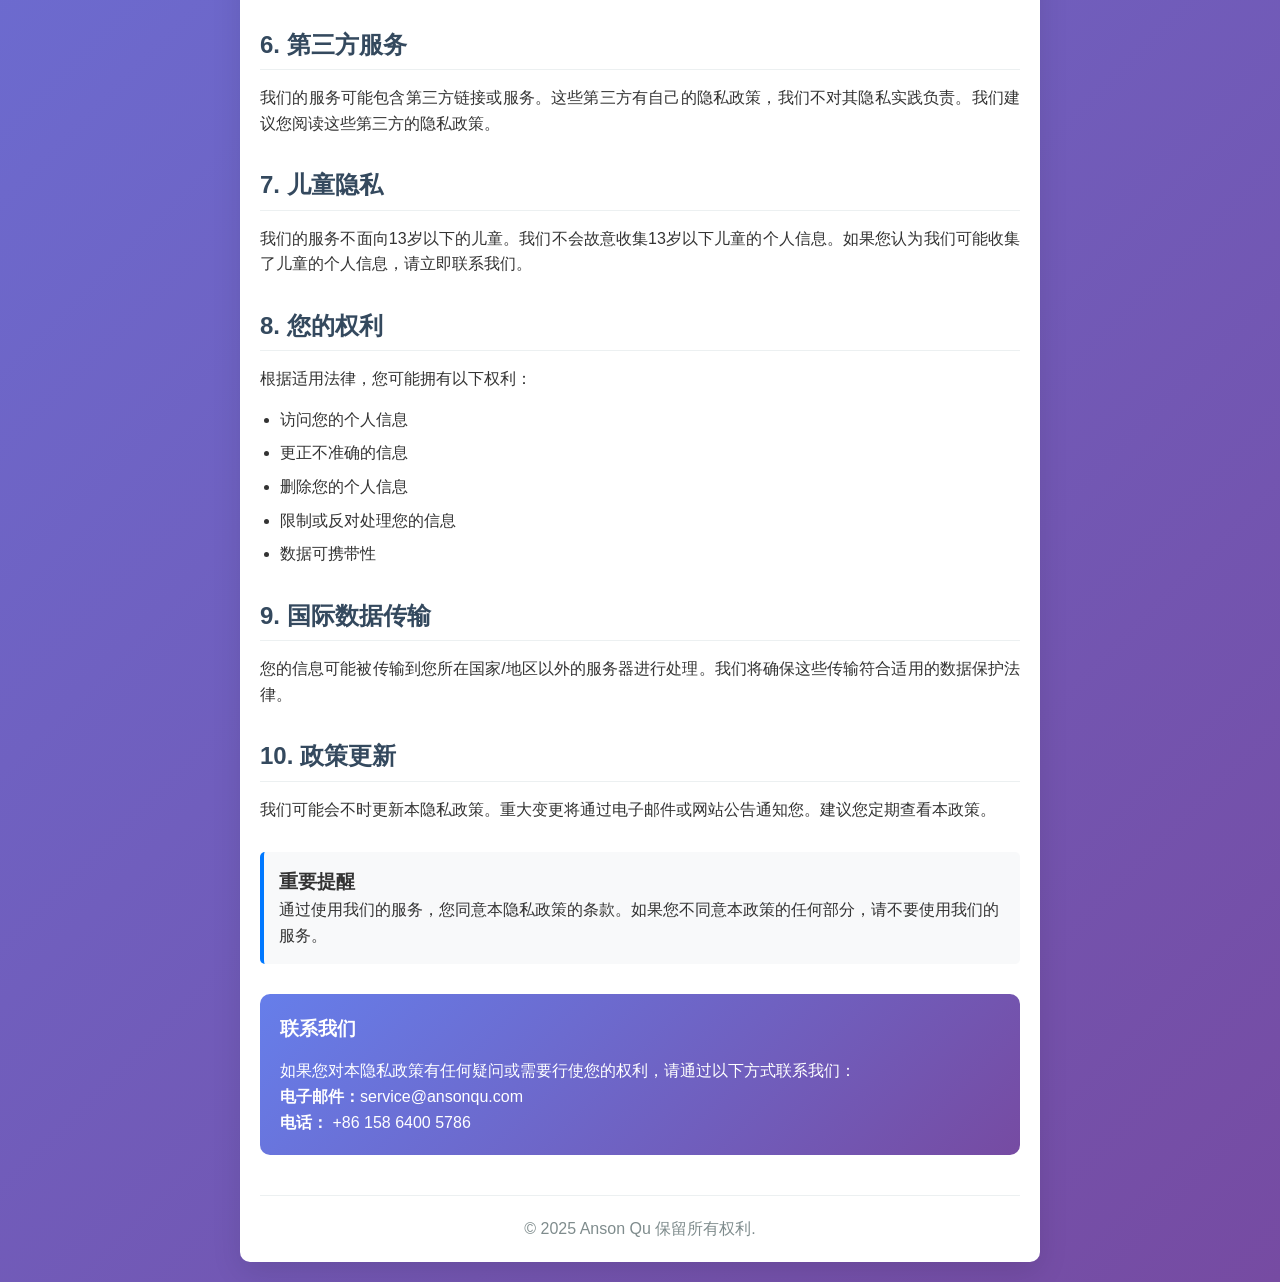
<file: privacy-policy/index.html>
<!DOCTYPE html>
<html lang="zh-CN">
<head>
    <meta charset="UTF-8">
    <meta name="viewport" content="width=device-width, initial-scale=1.0">
    <title>隐私政策</title>
    <style>
        * {
            margin: 0;
            padding: 0;
            box-sizing: border-box;
        }

        body {
            font-family: -apple-system, BlinkMacSystemFont, 'Segoe UI', Roboto, 'Helvetica Neue', Arial, sans-serif;
            line-height: 1.6;
            color: #333;
            background: linear-gradient(135deg, #667eea 0%, #764ba2 100%);
            min-height: 100vh;
        }

        .container {
            max-width: 800px;
            margin: 0 auto;
            padding: 20px;
            background: white;
            box-shadow: 0 10px 30px rgba(0,0,0,0.1);
            border-radius: 10px;
            margin-top: 20px;
            margin-bottom: 20px;
        }

        .header {
            text-align: center;
            margin-bottom: 40px;
            padding-bottom: 20px;
            border-bottom: 2px solid #f0f0f0;
        }

        .header h1 {
            color: #2c3e50;
            font-size: 2.5em;
            margin-bottom: 10px;
        }

        .header p {
            color: #7f8c8d;
            font-size: 1.1em;
        }

        .section {
            margin-bottom: 30px;
        }

        .section h2 {
            color: #34495e;
            font-size: 1.5em;
            margin-bottom: 15px;
            padding-bottom: 5px;
            border-bottom: 1px solid #ecf0f1;
        }

        .section h3 {
            color: #2c3e50;
            font-size: 1.2em;
            margin: 20px 0 10px 0;
        }

        .section p {
            margin-bottom: 15px;
            text-align: justify;
        }

        .section ul {
            margin-left: 20px;
            margin-bottom: 15px;
        }

        .section li {
            margin-bottom: 8px;
        }

        .highlight {
            background-color: #f8f9fa;
            padding: 15px;
            border-left: 4px solid #0078ff;
            margin: 20px 0;
            border-radius: 5px;
        }

        .contact-info {
            background: linear-gradient(135deg, #667eea 0%, #764ba2 100%);
            color: white;
            padding: 20px;
            border-radius: 10px;
            margin-top: 30px;
        }

        .contact-info h3 {
            color: white;
            margin-bottom: 15px;
        }

        .footer {
            text-align: center;
            margin-top: 40px;
            padding-top: 20px;
            border-top: 1px solid #ecf0f1;
            color: #7f8c8d;
        }

        .nav-links {
            text-align: center;
            margin-bottom: 20px;
        }

        .nav-links a {
            display: inline-block;
            margin: 0 10px;
            padding: 10px 20px;
            background: linear-gradient(135deg, #667eea 0%, #764ba2 100%);
            color: white;
            text-decoration: none;
            border-radius: 5px;
            transition: transform 0.3s ease;
        }

        .nav-links a:hover {
            transform: translateY(-2px);
        }

        @media (max-width: 768px) {
            .container {
                margin: 16px 12px;
                padding: 20px 16px;
                border-radius: 12px;
            }
            
            .header {
                margin-bottom: 32px;
                padding-bottom: 16px;
            }
            
            .header h1 {
                font-size: 2.2em;
                margin-bottom: 8px;
            }
            
            .header p {
                font-size: 1em;
            }
            
            .section {
                margin-bottom: 24px;
            }
            
            .section h2 {
                font-size: 1.4em;
                margin-bottom: 12px;
                padding-bottom: 4px;
            }
            
            .section h3 {
                font-size: 1.1em;
                margin: 16px 0 8px 0;
            }
            
            .section p {
                margin-bottom: 12px;
                font-size: 0.95em;
                line-height: 1.7;
            }
            
            .section ul {
                margin-left: 16px;
                margin-bottom: 12px;
            }
            
            .section li {
                margin-bottom: 6px;
                font-size: 0.95em;
            }
            
            .highlight {
                padding: 12px;
                margin: 16px 0;
                border-radius: 8px;
            }
            
            .contact-info {
                padding: 16px;
                border-radius: 8px;
                margin-top: 24px;
            }
            
            .nav-links {
                flex-direction: column;
                gap: 8px;
                margin-bottom: 20px;
            }
            
            .nav-links a {
                padding: 8px 12px;
                font-size: 0.9em;
                border-radius: 8px;
            }
        }
        
        /* 超小屏幕优化 */
        @media (max-width: 480px) {
            .container {
                margin: 12px 8px;
                padding: 16px 12px;
            }
            
            .header h1 {
                font-size: 1.9em;
            }
            
            .header p {
                font-size: 0.95em;
            }
            
            .section h2 {
                font-size: 1.3em;
            }
            
            .section h3 {
                font-size: 1em;
            }
            
            .section p {
                font-size: 0.9em;
            }
            
            .section li {
                font-size: 0.9em;
            }
            
            .nav-links a {
                padding: 6px 10px;
                font-size: 0.85em;
            }
        }
    </style>
<link rel="stylesheet" href="/assets/dark.css">
</head>
<body>
    <div class="container">
        <div class="nav-links">
            <a href="#">隐私政策</a>
            <a href="/terms-of-use">服务条款</a>
        </div>

        <div class="header">
            <h1>隐私政策</h1>
            <p>最后更新日期：2024年1月1日</p>
        </div>

        <div class="section">
            <h2>1. 信息收集</h2>
            <p>我们收集您在使用我们服务时主动提供的信息，包括但不限于：</p>
            <ul>
                <li>个人身份信息（姓名、电子邮件地址、电话号码等）</li>
                <li>账户信息（用户名、密码等）</li>
                <li>使用数据（访问时间、使用频率、偏好设置等）</li>
                <li>设备信息（IP地址、浏览器类型、操作系统等）</li>
            </ul>
        </div>

        <div class="section">
            <h2>2. 信息使用</h2>
            <p>我们使用收集的信息用于以下目的：</p>
            <ul>
                <li>提供、维护和改进我们的服务</li>
                <li>处理您的请求和交易</li>
                <li>向您发送服务相关通知</li>
                <li>防止欺诈和滥用行为</li>
                <li>遵守法律法规要求</li>
            </ul>
        </div>

        <div class="section">
            <h2>3. 信息共享</h2>
            <p>我们不会出售、交易或转让您的个人信息给第三方，除非：</p>
            <ul>
                <li>获得您的明确同意</li>
                <li>为提供服务需要与可信赖的合作伙伴共享</li>
                <li>遵守法律法规或政府要求</li>
                <li>保护我们的权利、财产或安全</li>
            </ul>
        </div>

        <div class="section">
            <h2>4. 数据安全</h2>
            <p>我们采取适当的技术和组织措施来保护您的个人信息：</p>
            <ul>
                <li>使用加密技术保护数据传输和存储</li>
                <li>定期更新安全措施</li>
                <li>限制员工访问个人信息的权限</li>
                <li>定期进行安全审计</li>
            </ul>
        </div>

        <div class="section">
            <h2>5. Cookie和跟踪技术</h2>
            <p>我们使用Cookie和类似技术来：</p>
            <ul>
                <li>记住您的偏好设置</li>
                <li>分析网站使用情况</li>
                <li>提供个性化内容</li>
                <li>改善用户体验</li>
            </ul>
            <p>您可以通过浏览器设置管理Cookie偏好。</p>
        </div>

        <div class="section">
            <h2>6. 第三方服务</h2>
            <p>我们的服务可能包含第三方链接或服务。这些第三方有自己的隐私政策，我们不对其隐私实践负责。我们建议您阅读这些第三方的隐私政策。</p>
        </div>

        <div class="section">
            <h2>7. 儿童隐私</h2>
            <p>我们的服务不面向13岁以下的儿童。我们不会故意收集13岁以下儿童的个人信息。如果您认为我们可能收集了儿童的个人信息，请立即联系我们。</p>
        </div>

        <div class="section">
            <h2>8. 您的权利</h2>
            <p>根据适用法律，您可能拥有以下权利：</p>
            <ul>
                <li>访问您的个人信息</li>
                <li>更正不准确的信息</li>
                <li>删除您的个人信息</li>
                <li>限制或反对处理您的信息</li>
                <li>数据可携带性</li>
            </ul>
        </div>

        <div class="section">
            <h2>9. 国际数据传输</h2>
            <p>您的信息可能被传输到您所在国家/地区以外的服务器进行处理。我们将确保这些传输符合适用的数据保护法律。</p>
        </div>

        <div class="section">
            <h2>10. 政策更新</h2>
            <p>我们可能会不时更新本隐私政策。重大变更将通过电子邮件或网站公告通知您。建议您定期查看本政策。</p>
        </div>

        <div class="highlight">
            <h3>重要提醒</h3>
            <p>通过使用我们的服务，您同意本隐私政策的条款。如果您不同意本政策的任何部分，请不要使用我们的服务。</p>
        </div>

        <div class="contact-info">
            <h3>联系我们</h3>
            <p>如果您对本隐私政策有任何疑问或需要行使您的权利，请通过以下方式联系我们：</p>
            <p><strong>电子邮件：</strong>service@ansonqu.com</p>
            <p><strong>电话：</strong> +86 158 6400 5786</p>
        </div>

        <div class="footer">
            <p>&copy; 2025 Anson Qu 保留所有权利.</p>
        </div>
    </div>
</body>
</html>
</file>
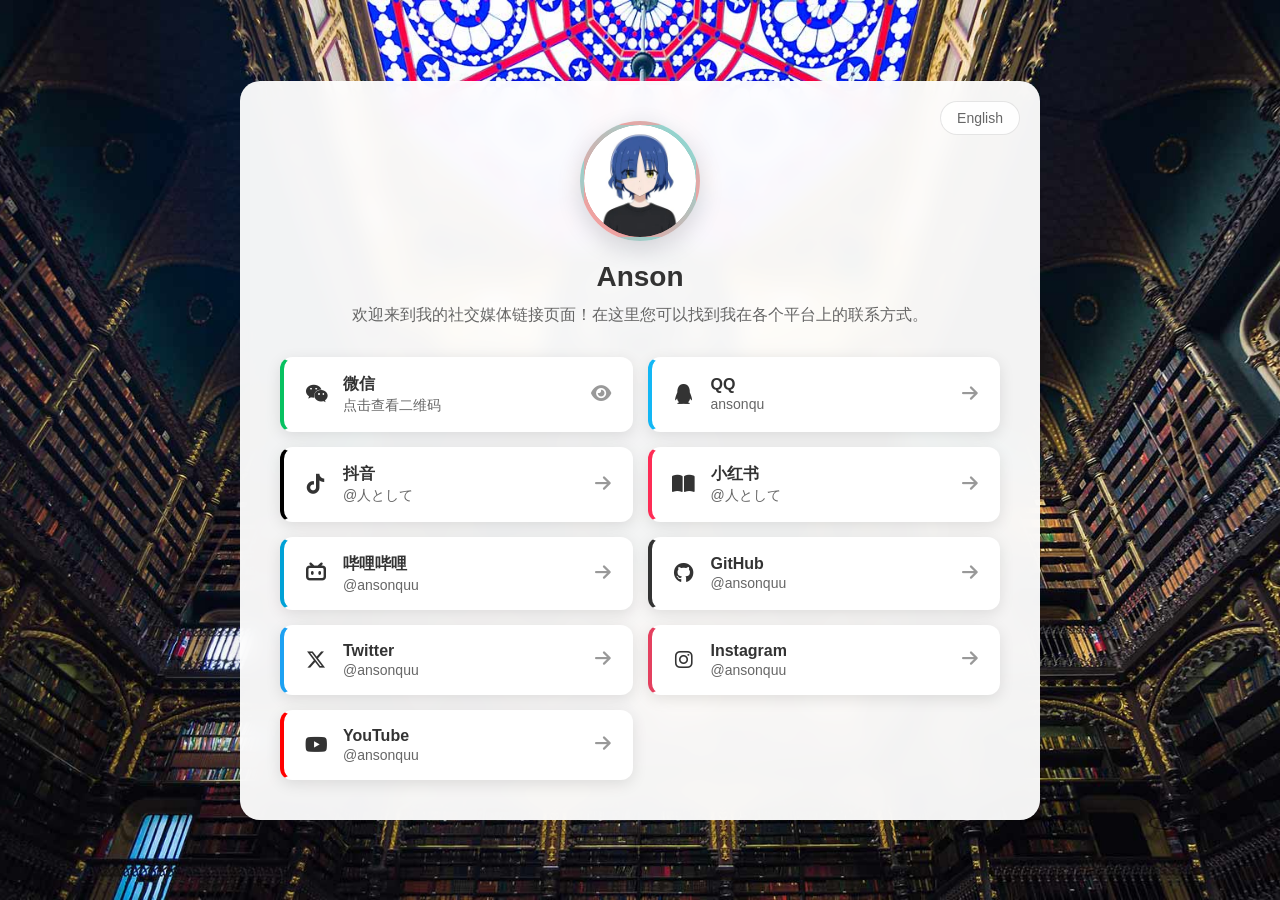
<file: socials/index.html>
<!DOCTYPE html>
<html lang="zh-CN">
<head>
    <meta charset="UTF-8">
    <meta name="viewport" content="width=device-width, initial-scale=1.0">
    <link rel="shortcut icon" href="/src/avay.png">
    <link rel="stylesheet" href="/assets/fontawesome/css/all.min.css">
    <title>我的社交媒体链接</title>
    <style>
        * {
            margin: 0;
            padding: 0;
            box-sizing: border-box;
        }

        body {
            font-family: 'Segoe UI', Tahoma, Geneva, Verdana, sans-serif;
            background: linear-gradient(135deg, #667eea 0%, #764ba2 100%);
            /* 背景图片设置 - 取消注释并修改路径来使用背景图片 */
            background-image: url('/src/bg.jpg');
            background-size: cover;
            background-position: center;
            background-repeat: no-repeat;
            min-height: 100vh;
            display: flex;
            align-items: center;
            justify-content: center;
            padding: 20px;
        }

        .container {
            background: rgba(255, 255, 255, 0.95);
            backdrop-filter: blur(10px);
            border-radius: 20px;
            padding: 40px;
            box-shadow: 0 20px 40px rgba(0, 0, 0, 0.1);
            text-align: center;
            max-width: 800px;
            width: 100%;
            position: relative;
        }

        .language-switch {
            position: absolute;
            top: 20px;
            right: 20px;
            background: rgba(255, 255, 255, 0.9);
            border: 1px solid rgba(0, 0, 0, 0.1);
            border-radius: 20px;
            padding: 8px 16px;
            font-size: 14px;
            color: #666;
            text-decoration: none;
            transition: all 0.3s ease;
        }

        .language-switch:hover {
            background: rgba(255, 255, 255, 1);
            color: #333;
            transform: translateY(-1px);
            box-shadow: 0 4px 12px rgba(0, 0, 0, 0.1);
        }

        .profile {
            margin-bottom: 30px;
        }

        .avatar {
            width: 120px;
            height: 120px;
            border-radius: 50%;
            margin: 0 auto 20px;
            background: linear-gradient(45deg, #ff6b6b, #4ecdc4);
            display: flex;
            align-items: center;
            justify-content: center;
            overflow: hidden;
            border: 4px solid rgba(255, 255, 255, 0.3);
            box-shadow: 0 8px 25px rgba(0, 0, 0, 0.15);
        }

        .avatar img {
            width: 100%;
            height: 100%;
            object-fit: cover;
            border-radius: 50%;
        }

        .name {
            font-size: 28px;
            font-weight: 700;
            color: #333;
            margin-bottom: 10px;
        }

        .bio {
            color: #666;
            font-size: 16px;
            line-height: 1.5;
            margin-bottom: 30px;
        }

        .social-links {
            display: grid;
            grid-template-columns: repeat(2, 1fr);
            gap: 15px;
        }

        .social-link {
            display: flex;
            align-items: center;
            padding: 15px 20px;
            background: white;
            border-radius: 12px;
            text-decoration: none;
            color: #333;
            font-weight: 500;
            transition: all 0.3s ease;
            border: 2px solid transparent;
            box-shadow: 0 4px 15px rgba(0, 0, 0, 0.1);
        }

        .social-link:hover {
            transform: translateY(-2px);
            box-shadow: 0 8px 25px rgba(0, 0, 0, 0.15);
            border-color: #667eea;
            cursor: pointer;
        }

        .social-link.wechat:hover {
            cursor: pointer;
        }

        .social-icon {
            width: 24px;
            height: 24px;
            margin-right: 15px;
            display: flex;
            align-items: center;
            justify-content: center;
            font-size: 20px;
        }

        .social-icon i {
            font-size: 20px;
            color: inherit;
        }

        .social-text {
            flex: 1;
            text-align: left;
        }

        .social-name {
            font-weight: 600;
            margin-bottom: 2px;
        }

        .social-handle {
            font-size: 14px;
            color: #666;
        }

        .arrow {
            color: #999;
            font-size: 18px;
        }

        /* 社交媒体平台特定颜色 */
        .wechat { border-left: 4px solid #07c160; }
        .wechat:hover { background: #f0f9ff; }

        .qq { border-left: 4px solid #12b7f5; }
        .qq:hover { background: #f0f9ff; }

        .douyin { border-left: 4px solid #000000; }
        .douyin:hover { background: #f8f9fa; }

        .xiaohongshu { border-left: 4px solid #fe2c55; }
        .xiaohongshu:hover { background: #fef2f2; }

        .bilibili { border-left: 4px solid #00a1d6; }
        .bilibili:hover { background: #f0f9ff; }

        .github { border-left: 4px solid #333333; }
        .github:hover { background: #f8f9fa; }

        .twitter { border-left: 4px solid #1da1f2; }
        .twitter:hover { background: #f0f9ff; }

        .instagram { border-left: 4px solid #e4405f; }
        .instagram:hover { background: #fef2f2; }

        .youtube { border-left: 4px solid #ff0000; }
        .youtube:hover { background: #fef2f2; }

        /* 二维码模态框样式 */
        .modal {
            display: none;
            position: fixed;
            z-index: 1000;
            left: 0;
            top: 0;
            width: 100%;
            height: 100%;
            background-color: rgba(0, 0, 0, 0.8);
            backdrop-filter: blur(5px);
        }

        .modal-content {
            background: white;
            margin: 5% auto;
            padding: 30px;
            border-radius: 20px;
            width: 90%;
            max-width: 400px;
            text-align: center;
            box-shadow: 0 20px 40px rgba(0, 0, 0, 0.3);
            animation: modalFadeIn 0.3s ease;
        }

        @keyframes modalFadeIn {
            from {
                opacity: 0;
                transform: translateY(-50px);
            }
            to {
                opacity: 1;
                transform: translateY(0);
            }
        }

        .close {
            color: #aaa;
            float: right;
            font-size: 28px;
            font-weight: bold;
            cursor: pointer;
            margin-top: -20px;
            margin-right: -10px;
        }

        .close:hover {
            color: #000;
        }

        .qr-code {
            width: 200px;
            height: 200px;
            margin: 20px auto;
            background: #f5f5f5;
            border-radius: 10px;
            display: flex;
            align-items: center;
            justify-content: center;
            font-size: 48px;
            border: 2px dashed #ddd;
        }

        .qr-title {
            font-size: 20px;
            font-weight: 600;
            margin-bottom: 10px;
            color: #333;
        }

        .qr-desc {
            color: #666;
            margin-bottom: 20px;
        }

        @media (max-width: 768px) {
            .social-links {
                grid-template-columns: 1fr;
            }
        }

        @media (max-width: 480px) {
            .container {
                padding: 30px 20px;
                max-width: 100%;
            }
            
            .avatar {
                width: 100px;
                height: 100px;
            }
            
            .name {
                font-size: 24px;
            }

            .modal-content {
                margin: 10% auto;
                padding: 20px;
                width: 95%;
            }

            .qr-code {
                width: 150px;
                height: 150px;
                font-size: 36px;
            }
        }
    </style>
<link rel="stylesheet" href="/assets/dark.css">
</head>
<body>
    <div class="container">
        <a href="/socials/en/" class="language-switch">English</a>
        <div class="profile">
            <div class="avatar">
                <img src="/src/tx.webp" alt="头像" id="avatar-img">
            </div>
            <h1 class="name">Anson</h1>
            <p class="bio">欢迎来到我的社交媒体链接页面！在这里您可以找到我在各个平台上的联系方式。</p>
        </div>

        <div class="social-links">
            <!-- 微信 -->
            <div class="social-link wechat" onclick="showQRCode('wechat')">
                <div class="social-icon"><i class="fab fa-weixin"></i></div>
                <div class="social-text">
                    <div class="social-name">微信</div>
                    <div class="social-handle">点击查看二维码</div>
                </div>
                <div class="arrow"><i class="fas fa-eye"></i></div>
            </div>

            <!-- QQ -->
            <a href="https://qm.qq.com/q/AlcN3g0CSQ" target="_blank" class="social-link qq">
                <div class="social-icon"><i class="fab fa-qq"></i></div>
                <div class="social-text">
                    <div class="social-name">QQ</div>
                    <div class="social-handle">ansonqu</div>
                </div>
                <div class="arrow"><i class="fas fa-arrow-right"></i></div>
            </a>

            <!-- 抖音 -->
            <a href="https://www.douyin.com/user/MS4wLjABAAAAgFkAP-nTIrqj7RWxEuNCbxrKqpXquoRKBXlOXQNaP2s" target="_blank" class="social-link douyin">
                <div class="social-icon"><i class="fab fa-tiktok"></i></div>
                <div class="social-text">
                    <div class="social-name">抖音</div>
                    <div class="social-handle">@人として</div>
                </div>
                <div class="arrow"><i class="fas fa-arrow-right"></i></div>
            </a>

            <!-- 小红书 -->
            <a href="https://www.xiaohongshu.com/user/profile/65d9764800000000050312ce" target="_blank" class="social-link xiaohongshu">
                <div class="social-icon"><i class="fa-solid fa-book-open"></i></div>
                <div class="social-text">
                    <div class="social-name">小红书</div>
                    <div class="social-handle">@人として</div>
                </div>
                <div class="arrow"><i class="fas fa-arrow-right"></i></div>
            </a>

            <!-- B站 -->
            <a href="https://space.bilibili.com/1468582841" target="_blank" class="social-link bilibili">
                <div class="social-icon"><i class="fa-brands fa-bilibili"></i></div>
                <div class="social-text">
                    <div class="social-name">哔哩哔哩</div>
                    <div class="social-handle">@ansonquu</div>
                </div>
                <div class="arrow"><i class="fas fa-arrow-right"></i></div>
            </a>

            <!-- GitHub -->
            <a href="https://github.com/ansonquu" target="_blank" class="social-link github">
                <div class="social-icon"><i class="fab fa-github"></i></div>
                <div class="social-text">
                    <div class="social-name">GitHub</div>
                    <div class="social-handle">@ansonquu</div>
                </div>
                <div class="arrow"><i class="fas fa-arrow-right"></i></div>
            </a>

            <!-- Twitter -->
            <a href="https://x.com/ansonquu" target="_blank" class="social-link twitter">
                <div class="social-icon"><i class="fab fa-x-twitter"></i></div>
                <div class="social-text">
                    <div class="social-name">Twitter</div>
                    <div class="social-handle">@ansonquu</div>
                </div>
                <div class="arrow"><i class="fas fa-arrow-right"></i></div>
            </a>

            <!-- Instagram -->
            <a href="https://www.instagram.com/ansonquu/" target="_blank" class="social-link instagram">
                <div class="social-icon"><i class="fab fa-instagram"></i></div>
                <div class="social-text">
                    <div class="social-name">Instagram</div>
                    <div class="social-handle">@ansonquu</div>
                </div>
                <div class="arrow"><i class="fas fa-arrow-right"></i></div>
            </a>

            <!-- YouTube -->
            <a href="https://www.youtube.com/@ansonquu" target="_blank" class="social-link youtube">
                <div class="social-icon"><i class="fab fa-youtube"></i></div>
                <div class="social-text">
                    <div class="social-name">YouTube</div>
                    <div class="social-handle">@ansonquu</div>
                </div>
                <div class="arrow"><i class="fas fa-arrow-right"></i></div>
            </a>
        </div>
    </div>

    <!-- 二维码模态框 -->
    <div id="qrModal" class="modal">
        <div class="modal-content">
            <span class="close" onclick="closeModal()">&times;</span>
            <div class="qr-title" id="qrTitle">微信二维码</div>
            <div class="qr-desc" id="qrDesc">扫描二维码添加好友</div>
            <div class="qr-code" id="qrCode">
                <i class="fab fa-weixin" style="font-size: 48px; color: #07c160;"></i>
            </div>
        </div>
    </div>

    <script>
        function showQRCode(type) {
            const modal = document.getElementById('qrModal');
            const title = document.getElementById('qrTitle');
            const desc = document.getElementById('qrDesc');
            const qrCode = document.getElementById('qrCode');
            
            if (type === 'wechat') {
                title.textContent = '微信二维码';
                desc.textContent = '扫描二维码添加微信好友';
                // 将下面的图片路径替换为您的微信二维码图片
                qrCode.innerHTML = '<img src="/src/wx.webp" alt="微信二维码" style="width: 100%; height: 100%; object-fit: contain; border-radius: 8px;">';
            }
            
            modal.style.display = 'block';
        }

        function closeModal() {
            const modal = document.getElementById('qrModal');
            modal.style.display = 'none';
        }

        // 点击模态框外部关闭
        window.onclick = function(event) {
            const modal = document.getElementById('qrModal');
            if (event.target === modal) {
                modal.style.display = 'none';
            }
        }

        // ESC键关闭模态框
        document.addEventListener('keydown', function(event) {
            if (event.key === 'Escape') {
                const modal = document.getElementById('qrModal');
                modal.style.display = 'none';
            }
        });
    </script>

</body>
</html>
</file>
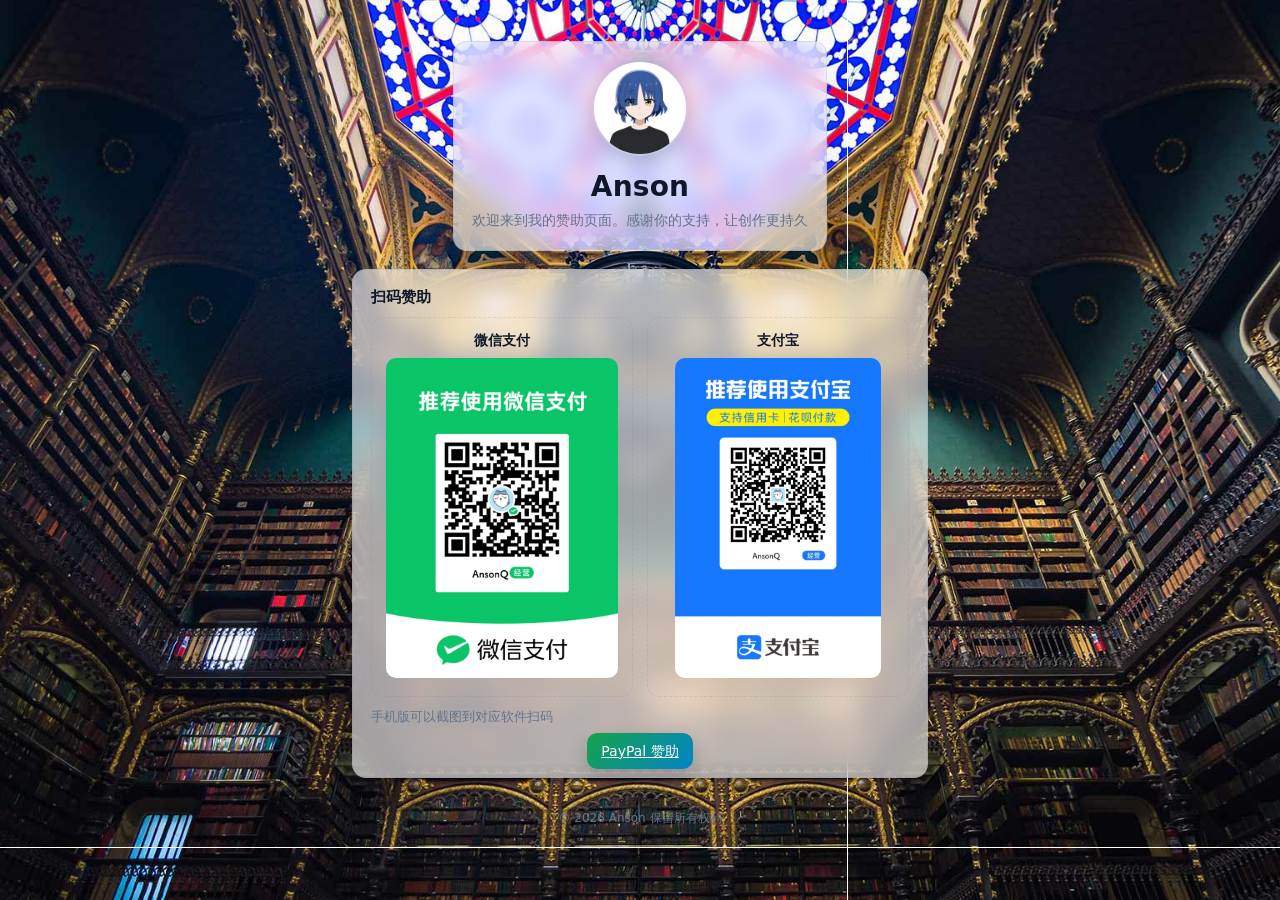
<file: sponser/index.html>
<!DOCTYPE html>
<html lang="zh-CN">
  <head>
    <meta charset="utf-8" />
    <meta name="viewport" content="width=device-width, initial-scale=1" />
    <title>赞助我 | Support Me</title>
    <meta name="description" content="如果你喜欢这个项目或我的内容，欢迎通过微信、支付宝或 PayPal 赞助我。" />
    <meta property="og:title" content="赞助我" />
    <meta property="og:description" content="如果你喜欢这个项目或我的内容，欢迎通过微信、支付宝或 PayPal 赞助我。" />
    <meta property="og:type" content="website" />
    <link rel="shortcut icon" href="/src/avay.png">
    <meta name="color-scheme" content="light dark" />
    <style>
      :root {
        --bg: #0b1220;
        --card: #0f172a;
        --muted: #94a3b8;
        --text: #e2e8f0;
        --brand: #22c55e;
        --brand-2: #0ea5e9;
        --border: rgba(148, 163, 184, 0.2);
        --shadow: 0 10px 30px rgba(2, 6, 23, 0.45);
        --card-glass-bg: rgba(15, 23, 42, 0.55);
      }
      @media (prefers-color-scheme: light) {
        :root {
          --bg: #f6f7fb;
          --card: #ffffff;
          --muted: #64748b;
          --text: #0f172a;
          --brand: #16a34a;
          --brand-2: #0284c7;
          --border: rgba(100, 116, 139, 0.15);
          --shadow: 0 10px 30px rgba(2, 6, 23, 0.08);
          --card-glass-bg: rgba(255, 255, 255, 0.6);
        }
      }
      * { box-sizing: border-box; }
      html, body { height: 100%; }
      body {
        margin: 0;
        font-family: ui-sans-serif, system-ui, -apple-system, Segoe UI, Roboto, PingFang SC, Hiragino Sans GB, Microsoft YaHei, "Helvetica Neue", Arial, "Noto Sans CJK SC", sans-serif;
        color: var(--text);
        background: transparent;
      }
      .container {
        max-width: 980px;
        padding: 28px 20px 60px;
        margin: 0 auto;
        min-height: 100vh;
        display: flex;
        flex-direction: column;
        justify-content: center;
      }
      .bg-img {
        position: fixed;
        inset: 0;
        width: 100%;
        height: 100%;
        object-fit: cover;
        z-index: -1;
        pointer-events: none;
      }
      header {
        text-align: center;
        margin-bottom: 28px;
      }
      .avatar {
        width: 96px;
        height: 96px;
        border-radius: 50%;
        object-fit: cover;
        border: 2px solid rgba(148,163,184,.25);
        box-shadow: 0 6px 18px rgba(2,6,23,.18);
      }
      .title {
        font-size: 28px;
        font-weight: 800;
        letter-spacing: 0.2px;
        margin: 10px 0 6px;
      }
      .subtitle {
        font-size: 14px;
        color: var(--muted);
        line-height: 1.6;
        margin: 0 auto;
        max-width: 720px;
      }
      .grid {
        display: grid;
        grid-template-columns: 1fr;
        gap: 18px;
        justify-items: center;
      }
      @media (max-width: 900px) {
        .grid { grid-template-columns: 1fr; }
      }
      .info-card {
        background: var(--card-glass-bg);
        border: 1px solid var(--border);
        border-radius: 14px;
        box-shadow: var(--shadow);
        backdrop-filter: blur(12px) saturate(130%);
        -webkit-backdrop-filter: blur(12px) saturate(130%);
        padding: 18px;
        max-width: 680px;
        margin: 0 auto 18px;
      }
      .card {
        background: var(--card-glass-bg);
        border: 1px solid var(--border);
        border-radius: 14px;
        box-shadow: var(--shadow);
        backdrop-filter: blur(12px) saturate(130%);
        -webkit-backdrop-filter: blur(12px) saturate(130%);
        overflow: hidden;
      }
      .card:hover { transform: translateY(-2px); box-shadow: 0 16px 40px rgba(2,6,23,.35); }
      .card .section {
        padding: 18px 18px 16px;
        border-bottom: 1px dashed var(--border);
      }
      .card .section:last-child { border-bottom: 0; }
      .section h3 {
        font-size: 15px;
        margin: 0 0 10px;
      }
      /* 已移除金额选择与选项卡相关样式 */
      .qr-wrap {
        display: grid;
        grid-template-columns: 1fr 1fr;
        gap: 14px;
      }
      @media (max-width: 520px) { .qr-wrap { grid-template-columns: 1fr; } }
      .qr {
        border: 1px dashed var(--border);
        border-radius: 12px;
        padding: 14px;
        text-align: center;
      }
      .qr h4 { margin: 0 0 8px; font-size: 14px; }
      .qr .img {
        height: 220px;
        border-radius: 8px;
        background: repeating-linear-gradient(45deg, rgba(148,163,184,.15) 0, rgba(148,163,184,.15) 10px, transparent 10px, transparent 20px);
        display: flex;
        align-items: center;
        justify-content: center;
        color: var(--muted);
        font-size: 13px;
      }
      .row { display: flex; align-items: center; gap: 10px; flex-wrap: wrap; }
      .copy {
        border: 1px solid var(--border);
        padding: 8px 12px;
        border-radius: 10px;
        font-family: ui-monospace, SFMono-Regular, Menlo, Monaco, Consolas, "Liberation Mono", "Courier New", monospace;
        color: var(--muted);
        background: rgba(148,163,184,.06);
      }
      .btn {
        appearance: none;
        border: none;
        padding: 10px 14px;
        border-radius: 10px;
        cursor: pointer;
        font-size: 14px;
        background: linear-gradient(135deg, var(--brand), var(--brand-2));
        color: white;
        box-shadow: 0 8px 20px rgba(2,6,23,.2);
        transition: transform .06s ease, filter .2s ease;
      }
      .btn:hover { transform: translateY(-1px); filter: brightness(1.05); }
      .btn.secondary { background: transparent; color: var(--text); border: 1px solid var(--border); box-shadow: none; }
      .note {
        font-size: 13px; color: var(--muted); line-height: 1.6;
      }
      footer { text-align: center; margin-top: 32px; color: var(--muted); font-size: 12px; }
      .supporters { display: grid; grid-template-columns: repeat(auto-fill, minmax(160px, 1fr)); gap: 10px; }
      .chip { border: 1px solid var(--border); background: rgba(148,163,184,.06); padding: 8px 10px; border-radius: 999px; font-size: 13px; text-align: center; }
      .list { margin: 0; padding-left: 18px; color: var(--muted); }
      .list li { margin: 6px 0; }
      .divider { height: 1px; background: var(--border); margin: 10px 0; }
    </style>
  <link rel="stylesheet" href="/assets/dark.css">
</head>
  <body>
    <img class="bg-img" src="/src/bg.jpg" alt="背景占位图" />
    <div class="container">
      <header class="info-card">
        <img class="avatar" src="/src/tx.webp" alt="头像" />
        <h1 class="title">Anson</h1>
        <p class="subtitle">欢迎来到我的赞助页面。感谢你的支持，让创作更持久</p>
      </header>

      <div class="grid">
        <div class="card">
          <div class="section">
            <h3>扫码赞助</h3>
            <div class="qr-wrap" style="margin-top:10px;">
              <div class="qr">
                <h4>微信支付</h4>
                <img src="/src/wechatpay.webp" alt="微信赞助二维码" style="height:320px;border-radius:10px" loading="lazy" />
              </div>
              <div class="qr">
                <h4>支付宝</h4>
                <img src="/src/alipay.webp" alt="支付宝赞助二维码" style="height:320px;border-radius:10px" loading="lazy" />
              </div>
            </div>
            <p class="note" style="margin-top:10px">手机版可以截图到对应软件扫码</p>
            <div style="text-align:center;margin-top:12px;">
              <a class="btn" href="https://paypal.me/ansonquu" target="_blank" rel="noopener noreferrer">PayPal 赞助</a>
            </div>
          </div>
        </div>
      </div>

      <footer>
        <div>© <span id="year"></span> Anson 保留所有权利</div>
      </footer>
    </div>

    <!-- 将下方占位框替换为你的二维码图片：
      方式一：把二维码图片放到本目录或 /assets 下，然后把 .img 替换为 <img src="./weixin.png" alt="微信赞助二维码" style="height:220px;border-radius:8px" />
      方式二：保留占位框，线下转账或复制账号搜索
    -->

    <script>
      document.getElementById('year').textContent = new Date().getFullYear();
    </script>
  </body>
  </html>
</file>
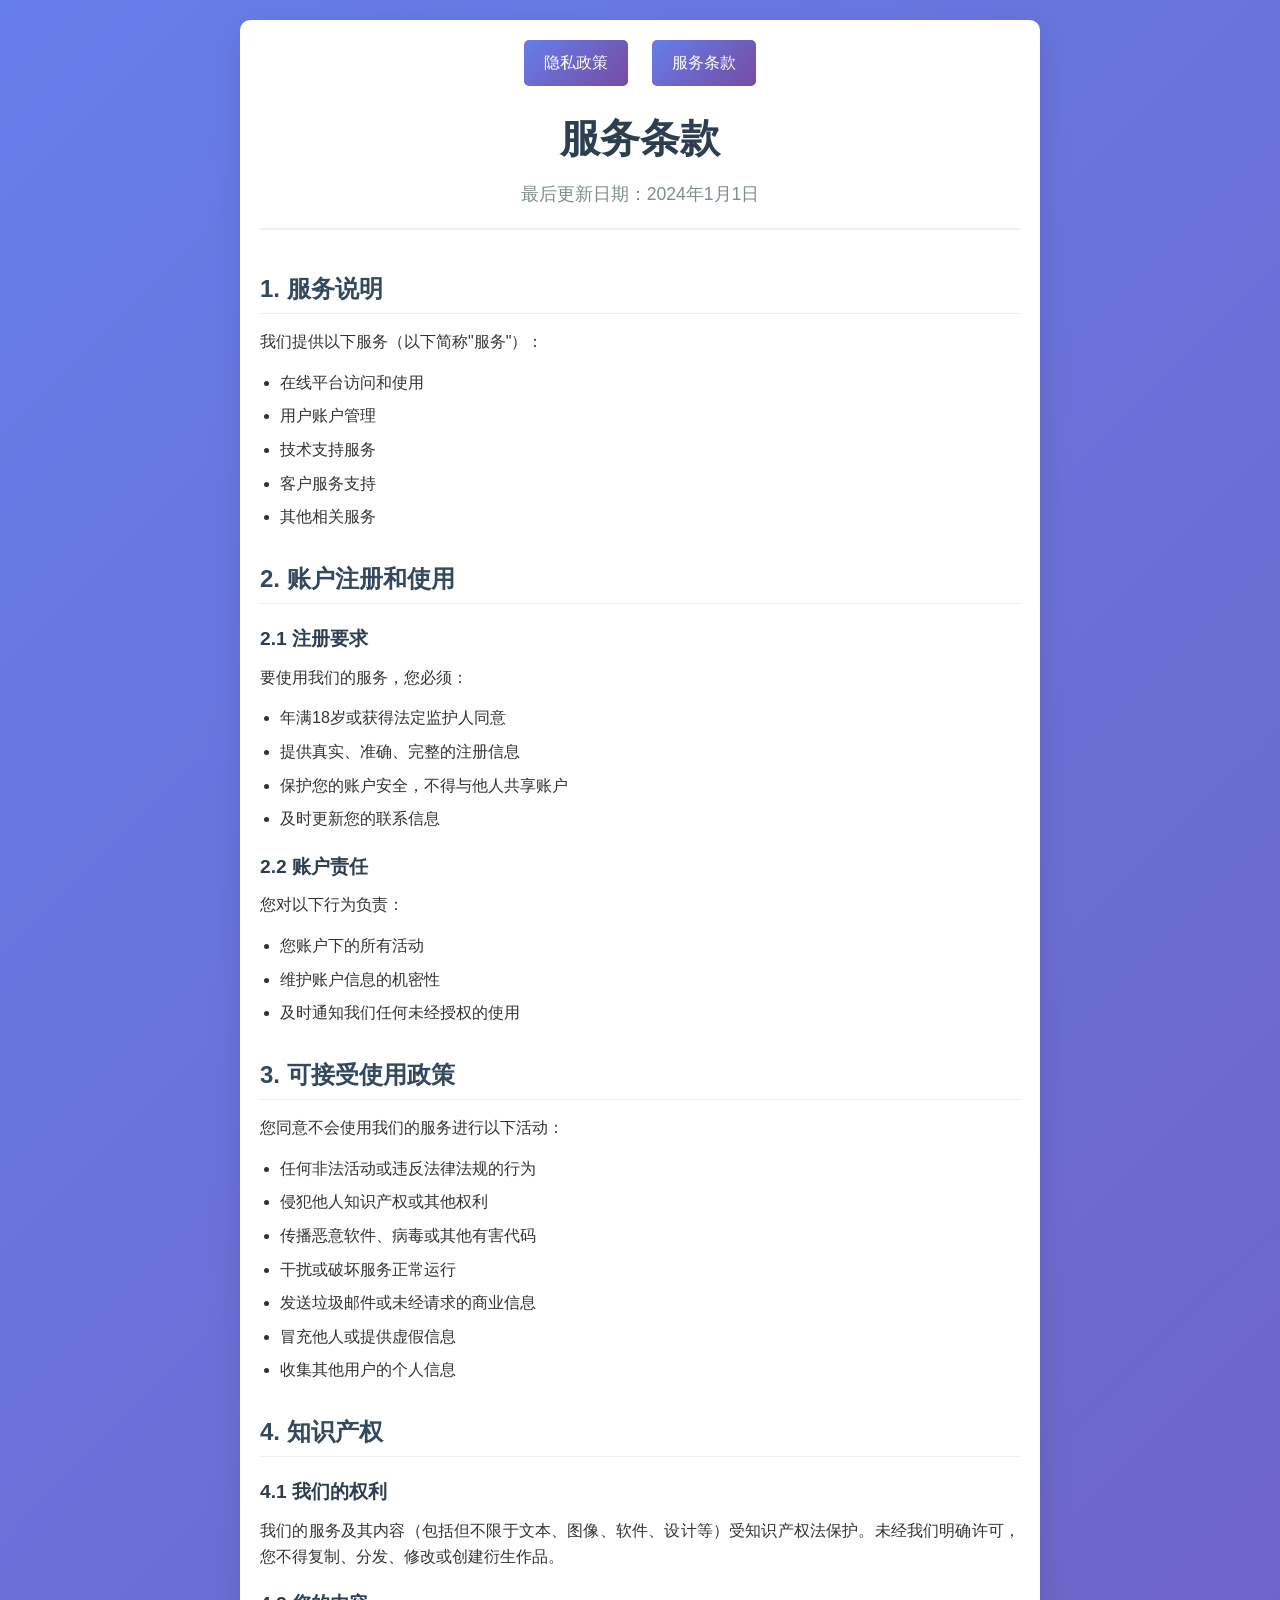
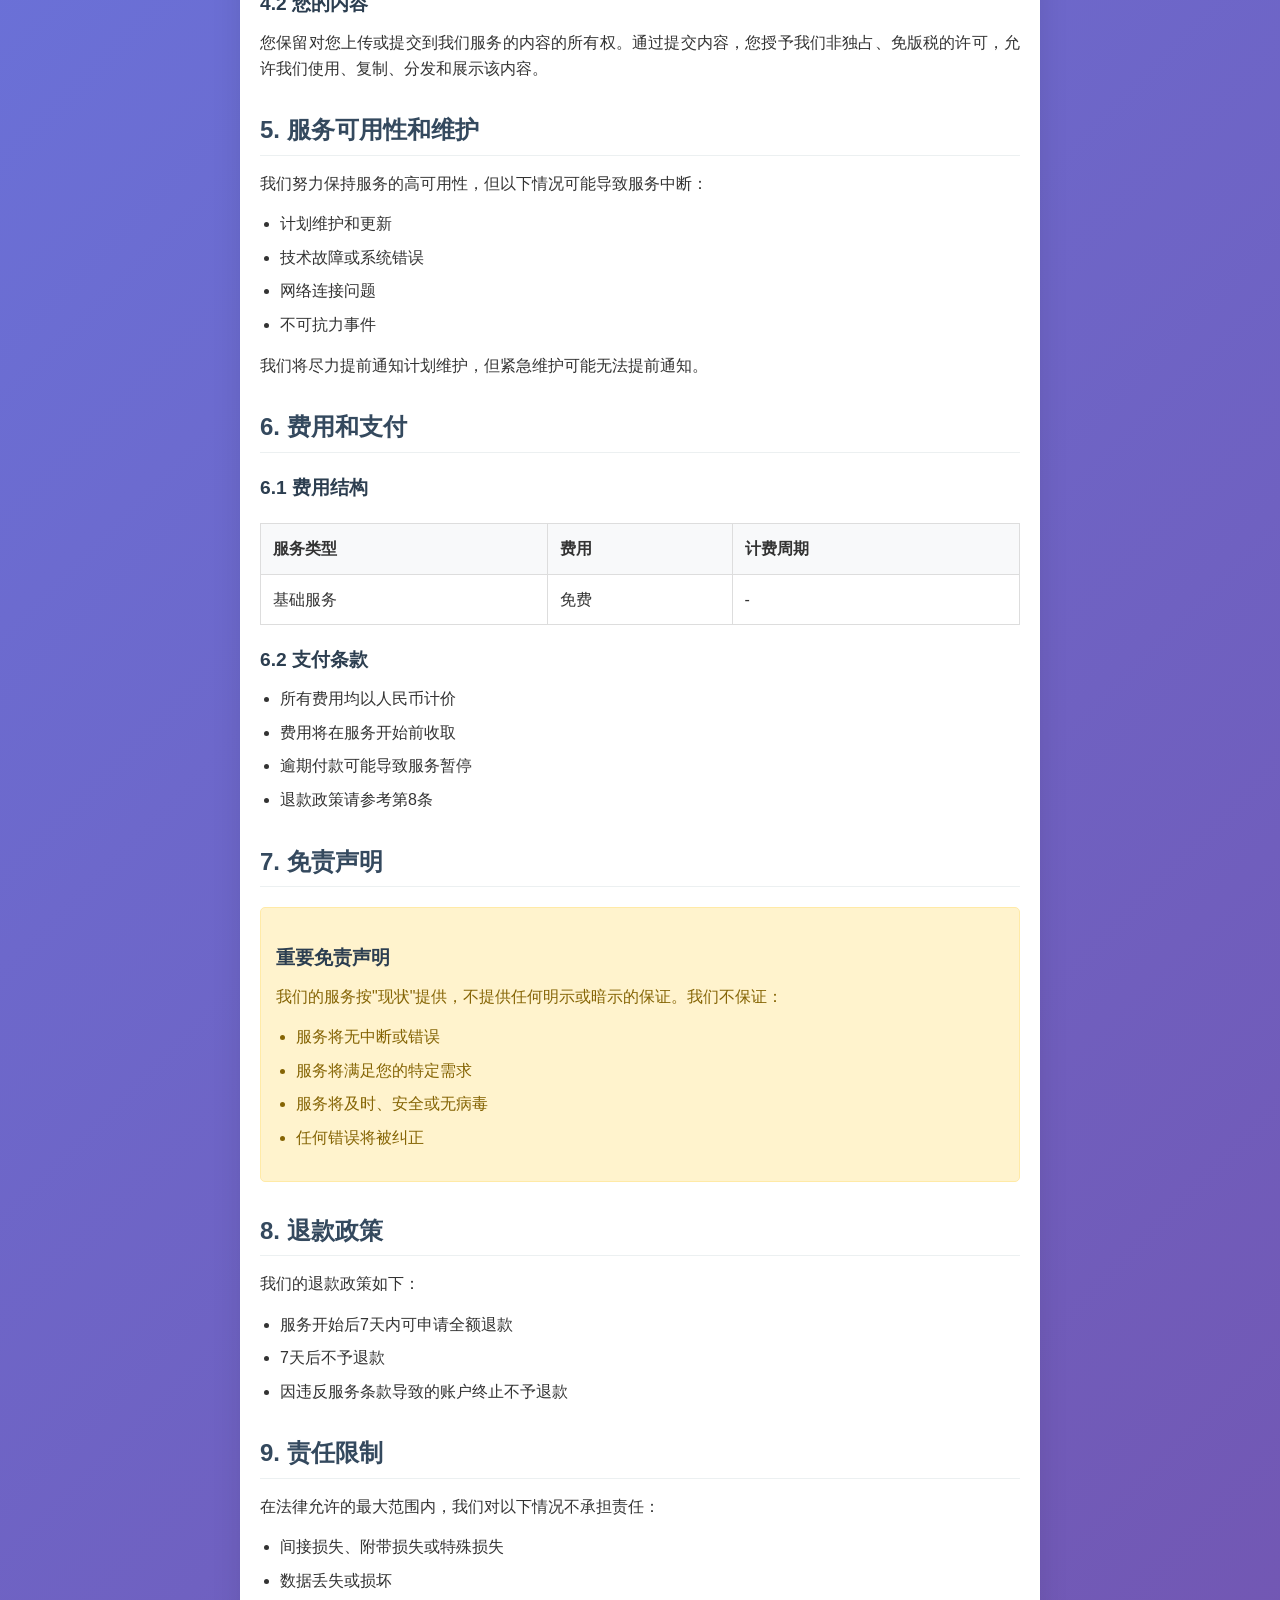
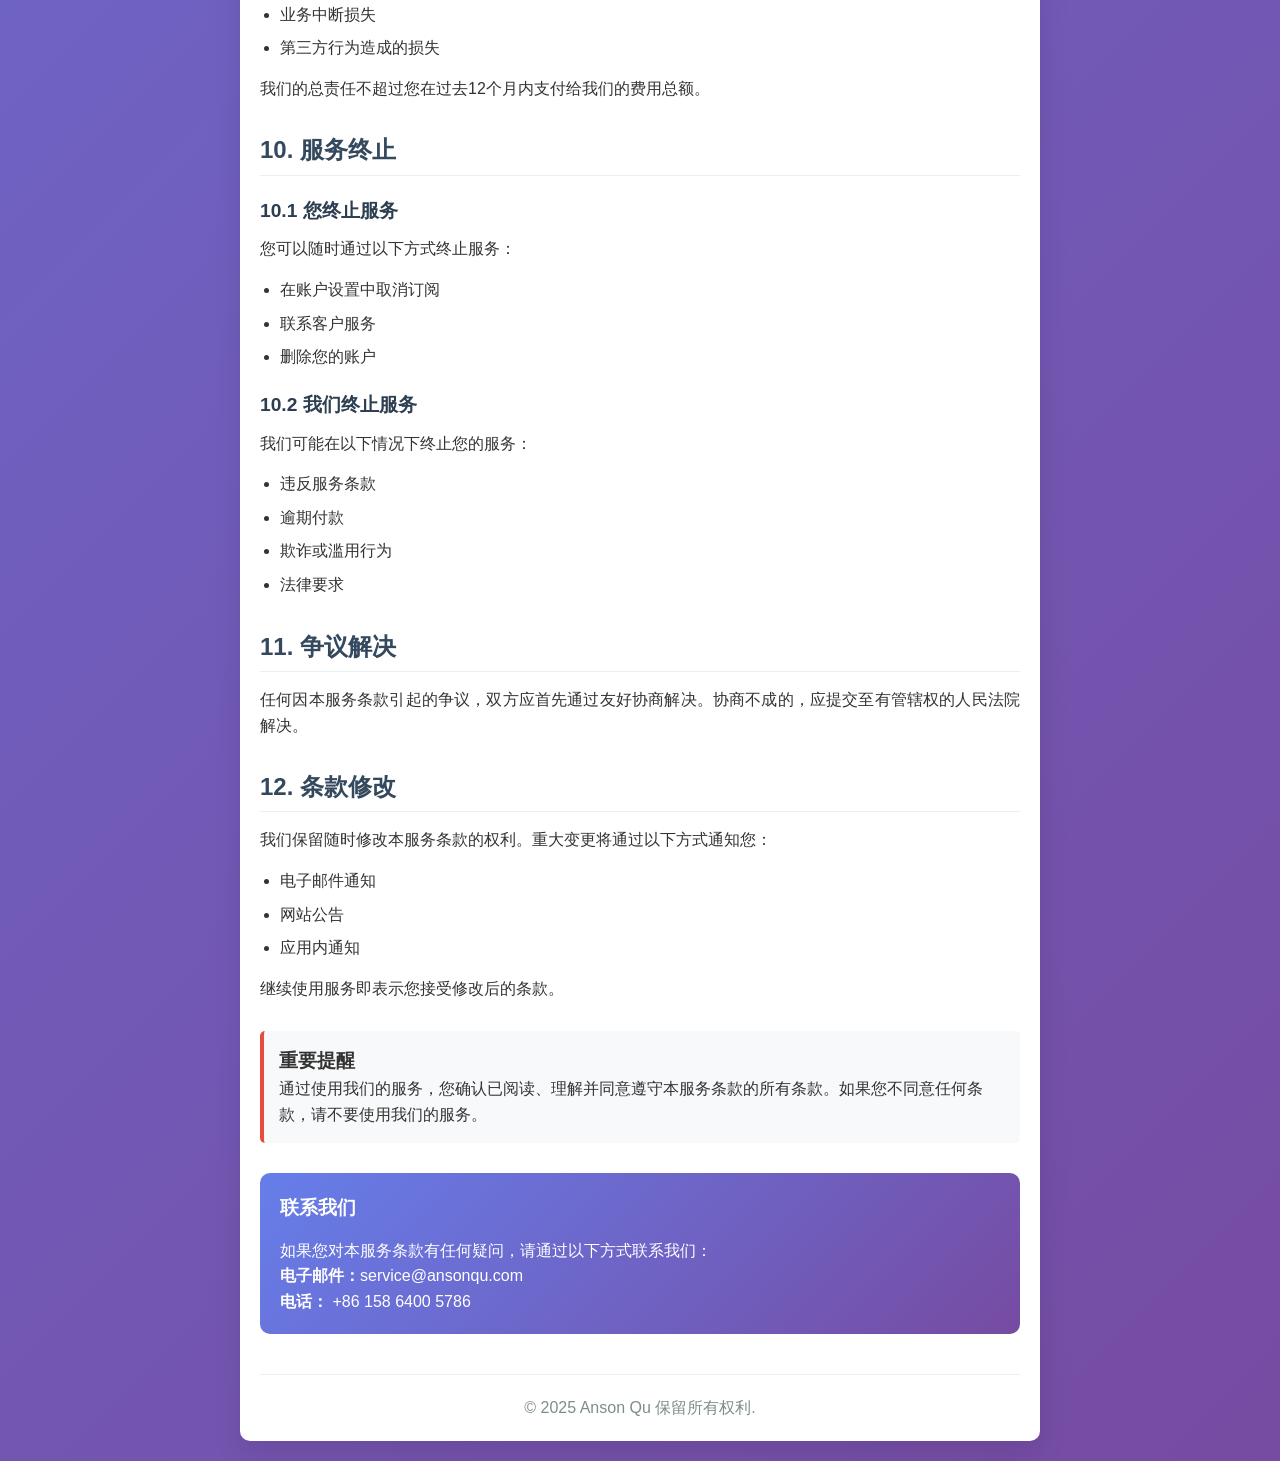
<file: terms-of-use/index.html>
<!DOCTYPE html>
<html lang="zh-CN">
<head>
    <meta charset="UTF-8">
    <meta name="viewport" content="width=device-width, initial-scale=1.0">
    <title>服务条款</title>
    <style>
        * {
            margin: 0;
            padding: 0;
            box-sizing: border-box;
        }

        body {
            font-family: -apple-system, BlinkMacSystemFont, 'Segoe UI', Roboto, 'Helvetica Neue', Arial, sans-serif;
            line-height: 1.6;
            color: #333;
            background: linear-gradient(135deg, #667eea 0%, #764ba2 100%);
            min-height: 100vh;
        }

        .container {
            max-width: 800px;
            margin: 0 auto;
            padding: 20px;
            background: white;
            box-shadow: 0 10px 30px rgba(0,0,0,0.1);
            border-radius: 10px;
            margin-top: 20px;
            margin-bottom: 20px;
        }

        .header {
            text-align: center;
            margin-bottom: 40px;
            padding-bottom: 20px;
            border-bottom: 2px solid #f0f0f0;
        }

        .header h1 {
            color: #2c3e50;
            font-size: 2.5em;
            margin-bottom: 10px;
        }

        .header p {
            color: #7f8c8d;
            font-size: 1.1em;
        }

        .section {
            margin-bottom: 30px;
        }

        .section h2 {
            color: #34495e;
            font-size: 1.5em;
            margin-bottom: 15px;
            padding-bottom: 5px;
            border-bottom: 1px solid #ecf0f1;
        }

        .section h3 {
            color: #2c3e50;
            font-size: 1.2em;
            margin: 20px 0 10px 0;
        }

        .section p {
            margin-bottom: 15px;
            text-align: justify;
        }

        .section ul {
            margin-left: 20px;
            margin-bottom: 15px;
        }

        .section li {
            margin-bottom: 8px;
        }

        .highlight {
            background-color: #f8f9fa;
            padding: 15px;
            border-left: 4px solid #e74c3c;
            margin: 20px 0;
            border-radius: 5px;
        }

        .warning {
            background-color: #fff3cd;
            border: 1px solid #ffeaa7;
            color: #856404;
            padding: 15px;
            border-radius: 5px;
            margin: 20px 0;
        }

        .contact-info {
            background: linear-gradient(135deg, #667eea 0%, #764ba2 100%);
            color: white;
            padding: 20px;
            border-radius: 10px;
            margin-top: 30px;
        }

        .contact-info h3 {
            color: white;
            margin-bottom: 15px;
        }

        .footer {
            text-align: center;
            margin-top: 40px;
            padding-top: 20px;
            border-top: 1px solid #ecf0f1;
            color: #7f8c8d;
        }

        .nav-links {
            text-align: center;
            margin-bottom: 20px;
        }

        .nav-links a {
            display: inline-block;
            margin: 0 10px;
            padding: 10px 20px;
            background: linear-gradient(135deg, #667eea 0%, #764ba2 100%);
            color: white;
            text-decoration: none;
            border-radius: 5px;
            transition: transform 0.3s ease;
        }

        .nav-links a:hover {
            transform: translateY(-2px);
        }

        .table {
            width: 100%;
            border-collapse: collapse;
            margin: 20px 0;
        }

        .table th, .table td {
            border: 1px solid #ddd;
            padding: 12px;
            text-align: left;
        }

        .table th {
            background-color: #f8f9fa;
            font-weight: bold;
        }

        @media (max-width: 768px) {
            .container {
                margin: 16px 12px;
                padding: 20px 16px;
                border-radius: 12px;
            }
            
            .header {
                margin-bottom: 32px;
                padding-bottom: 16px;
            }
            
            .header h1 {
                font-size: 2.2em;
                margin-bottom: 8px;
            }
            
            .header p {
                font-size: 1em;
            }
            
            .section {
                margin-bottom: 24px;
            }
            
            .section h2 {
                font-size: 1.4em;
                margin-bottom: 12px;
                padding-bottom: 4px;
            }
            
            .section h3 {
                font-size: 1.1em;
                margin: 16px 0 8px 0;
            }
            
            .section p {
                margin-bottom: 12px;
                font-size: 0.95em;
                line-height: 1.7;
            }
            
            .section ul {
                margin-left: 16px;
                margin-bottom: 12px;
            }
            
            .section li {
                margin-bottom: 6px;
                font-size: 0.95em;
            }
            
            .highlight {
                padding: 12px;
                margin: 16px 0;
                border-radius: 8px;
            }
            
            .warning {
                padding: 12px;
                margin: 16px 0;
                border-radius: 8px;
            }
            
            .contact-info {
                padding: 16px;
                border-radius: 8px;
                margin-top: 24px;
            }
            
            .nav-links {
                flex-direction: column;
                gap: 8px;
                margin-bottom: 20px;
            }
            
            .nav-links a {
                padding: 8px 12px;
                font-size: 0.9em;
                border-radius: 8px;
            }
            
            .table {
                font-size: 0.9em;
            }
            
            .table th,
            .table td {
                padding: 8px 6px;
            }
        }
        
        /* 超小屏幕优化 */
        @media (max-width: 480px) {
            .container {
                margin: 12px 8px;
                padding: 16px 12px;
            }
            
            .header h1 {
                font-size: 1.9em;
            }
            
            .header p {
                font-size: 0.95em;
            }
            
            .section h2 {
                font-size: 1.3em;
            }
            
            .section h3 {
                font-size: 1em;
            }
            
            .section p {
                font-size: 0.9em;
            }
            
            .section li {
                font-size: 0.9em;
            }
            
            .nav-links a {
                padding: 6px 10px;
                font-size: 0.85em;
            }
            
            .table {
                font-size: 0.85em;
            }
            
            .table th,
            .table td {
                padding: 6px 4px;
            }
        }
    </style>
<link rel="stylesheet" href="/assets/dark.css">
</head>
<body>
    <div class="container">
        <div class="nav-links">
            <a href="/privacy-policy">隐私政策</a>
            <a href="#">服务条款</a>
        </div>

        <div class="header">
            <h1>服务条款</h1>
            <p>最后更新日期：2024年1月1日</p>
        </div>

        <div class="section">
            <h2>1. 服务说明</h2>
            <p>我们提供以下服务（以下简称"服务"）：</p>
            <ul>
                <li>在线平台访问和使用</li>
                <li>用户账户管理</li>
                <li>技术支持服务</li>
                <li>客户服务支持</li>
                <li>其他相关服务</li>
            </ul>
        </div>

        <div class="section">
            <h2>2. 账户注册和使用</h2>
            <h3>2.1 注册要求</h3>
            <p>要使用我们的服务，您必须：</p>
            <ul>
                <li>年满18岁或获得法定监护人同意</li>
                <li>提供真实、准确、完整的注册信息</li>
                <li>保护您的账户安全，不得与他人共享账户</li>
                <li>及时更新您的联系信息</li>
            </ul>

            <h3>2.2 账户责任</h3>
            <p>您对以下行为负责：</p>
            <ul>
                <li>您账户下的所有活动</li>
                <li>维护账户信息的机密性</li>
                <li>及时通知我们任何未经授权的使用</li>
            </ul>
        </div>

        <div class="section">
            <h2>3. 可接受使用政策</h2>
            <p>您同意不会使用我们的服务进行以下活动：</p>
            <ul>
                <li>任何非法活动或违反法律法规的行为</li>
                <li>侵犯他人知识产权或其他权利</li>
                <li>传播恶意软件、病毒或其他有害代码</li>
                <li>干扰或破坏服务正常运行</li>
                <li>发送垃圾邮件或未经请求的商业信息</li>
                <li>冒充他人或提供虚假信息</li>
                <li>收集其他用户的个人信息</li>
            </ul>
        </div>

        <div class="section">
            <h2>4. 知识产权</h2>
            <h3>4.1 我们的权利</h3>
            <p>我们的服务及其内容（包括但不限于文本、图像、软件、设计等）受知识产权法保护。未经我们明确许可，您不得复制、分发、修改或创建衍生作品。</p>

            <h3>4.2 您的内容</h3>
            <p>您保留对您上传或提交到我们服务的内容的所有权。通过提交内容，您授予我们非独占、免版税的许可，允许我们使用、复制、分发和展示该内容。</p>
        </div>

        <div class="section">
            <h2>5. 服务可用性和维护</h2>
            <p>我们努力保持服务的高可用性，但以下情况可能导致服务中断：</p>
            <ul>
                <li>计划维护和更新</li>
                <li>技术故障或系统错误</li>
                <li>网络连接问题</li>
                <li>不可抗力事件</li>
            </ul>
            <p>我们将尽力提前通知计划维护，但紧急维护可能无法提前通知。</p>
        </div>

        <div class="section">
            <h2>6. 费用和支付</h2>
            <h3>6.1 费用结构</h3>
            <table class="table">
                <thead>
                    <tr>
                        <th>服务类型</th>
                        <th>费用</th>
                        <th>计费周期</th>
                    </tr>
                </thead>
                <tbody>
                    <tr>
                        <td>基础服务</td>
                        <td>免费</td>
                        <td>-</td>
                    </tr>
                </tbody>
            </table>

            <h3>6.2 支付条款</h3>
            <ul>
                <li>所有费用均以人民币计价</li>
                <li>费用将在服务开始前收取</li>
                <li>逾期付款可能导致服务暂停</li>
                <li>退款政策请参考第8条</li>
            </ul>
        </div>

        <div class="section">
            <h2>7. 免责声明</h2>
            <div class="warning">
                <h3>重要免责声明</h3>
                <p>我们的服务按"现状"提供，不提供任何明示或暗示的保证。我们不保证：</p>
                <ul>
                    <li>服务将无中断或错误</li>
                    <li>服务将满足您的特定需求</li>
                    <li>服务将及时、安全或无病毒</li>
                    <li>任何错误将被纠正</li>
                </ul>
            </div>
        </div>

        <div class="section">
            <h2>8. 退款政策</h2>
            <p>我们的退款政策如下：</p>
            <ul>
                <li>服务开始后7天内可申请全额退款</li>
                <li>7天后不予退款</li>
                <li>因违反服务条款导致的账户终止不予退款</li>
            </ul>
        </div>

        <div class="section">
            <h2>9. 责任限制</h2>
            <p>在法律允许的最大范围内，我们对以下情况不承担责任：</p>
            <ul>
                <li>间接损失、附带损失或特殊损失</li>
                <li>数据丢失或损坏</li>
                <li>业务中断损失</li>
                <li>第三方行为造成的损失</li>
            </ul>
            <p>我们的总责任不超过您在过去12个月内支付给我们的费用总额。</p>
        </div>

        <div class="section">
            <h2>10. 服务终止</h2>
            <h3>10.1 您终止服务</h3>
            <p>您可以随时通过以下方式终止服务：</p>
            <ul>
                <li>在账户设置中取消订阅</li>
                <li>联系客户服务</li>
                <li>删除您的账户</li>
            </ul>

            <h3>10.2 我们终止服务</h3>
            <p>我们可能在以下情况下终止您的服务：</p>
            <ul>
                <li>违反服务条款</li>
                <li>逾期付款</li>
                <li>欺诈或滥用行为</li>
                <li>法律要求</li>
            </ul>
        </div>

        <div class="section">
            <h2>11. 争议解决</h2>
            <p>任何因本服务条款引起的争议，双方应首先通过友好协商解决。协商不成的，应提交至有管辖权的人民法院解决。</p>
        </div>

        <div class="section">
            <h2>12. 条款修改</h2>
            <p>我们保留随时修改本服务条款的权利。重大变更将通过以下方式通知您：</p>
            <ul>
                <li>电子邮件通知</li>
                <li>网站公告</li>
                <li>应用内通知</li>
            </ul>
            <p>继续使用服务即表示您接受修改后的条款。</p>
        </div>

        <div class="highlight">
            <h3>重要提醒</h3>
            <p>通过使用我们的服务，您确认已阅读、理解并同意遵守本服务条款的所有条款。如果您不同意任何条款，请不要使用我们的服务。</p>
        </div>

        <div class="contact-info">
            <h3>联系我们</h3>
            <p>如果您对本服务条款有任何疑问，请通过以下方式联系我们：</p>
            <p><strong>电子邮件：</strong>service@ansonqu.com</p>
            <p><strong>电话：</strong> +86 158 6400 5786</p>
        </div>

        <div class="footer">
            <p>&copy; 2025 Anson Qu 保留所有权利.</p>
        </div>
    </div>
</body>
</html>
</file>
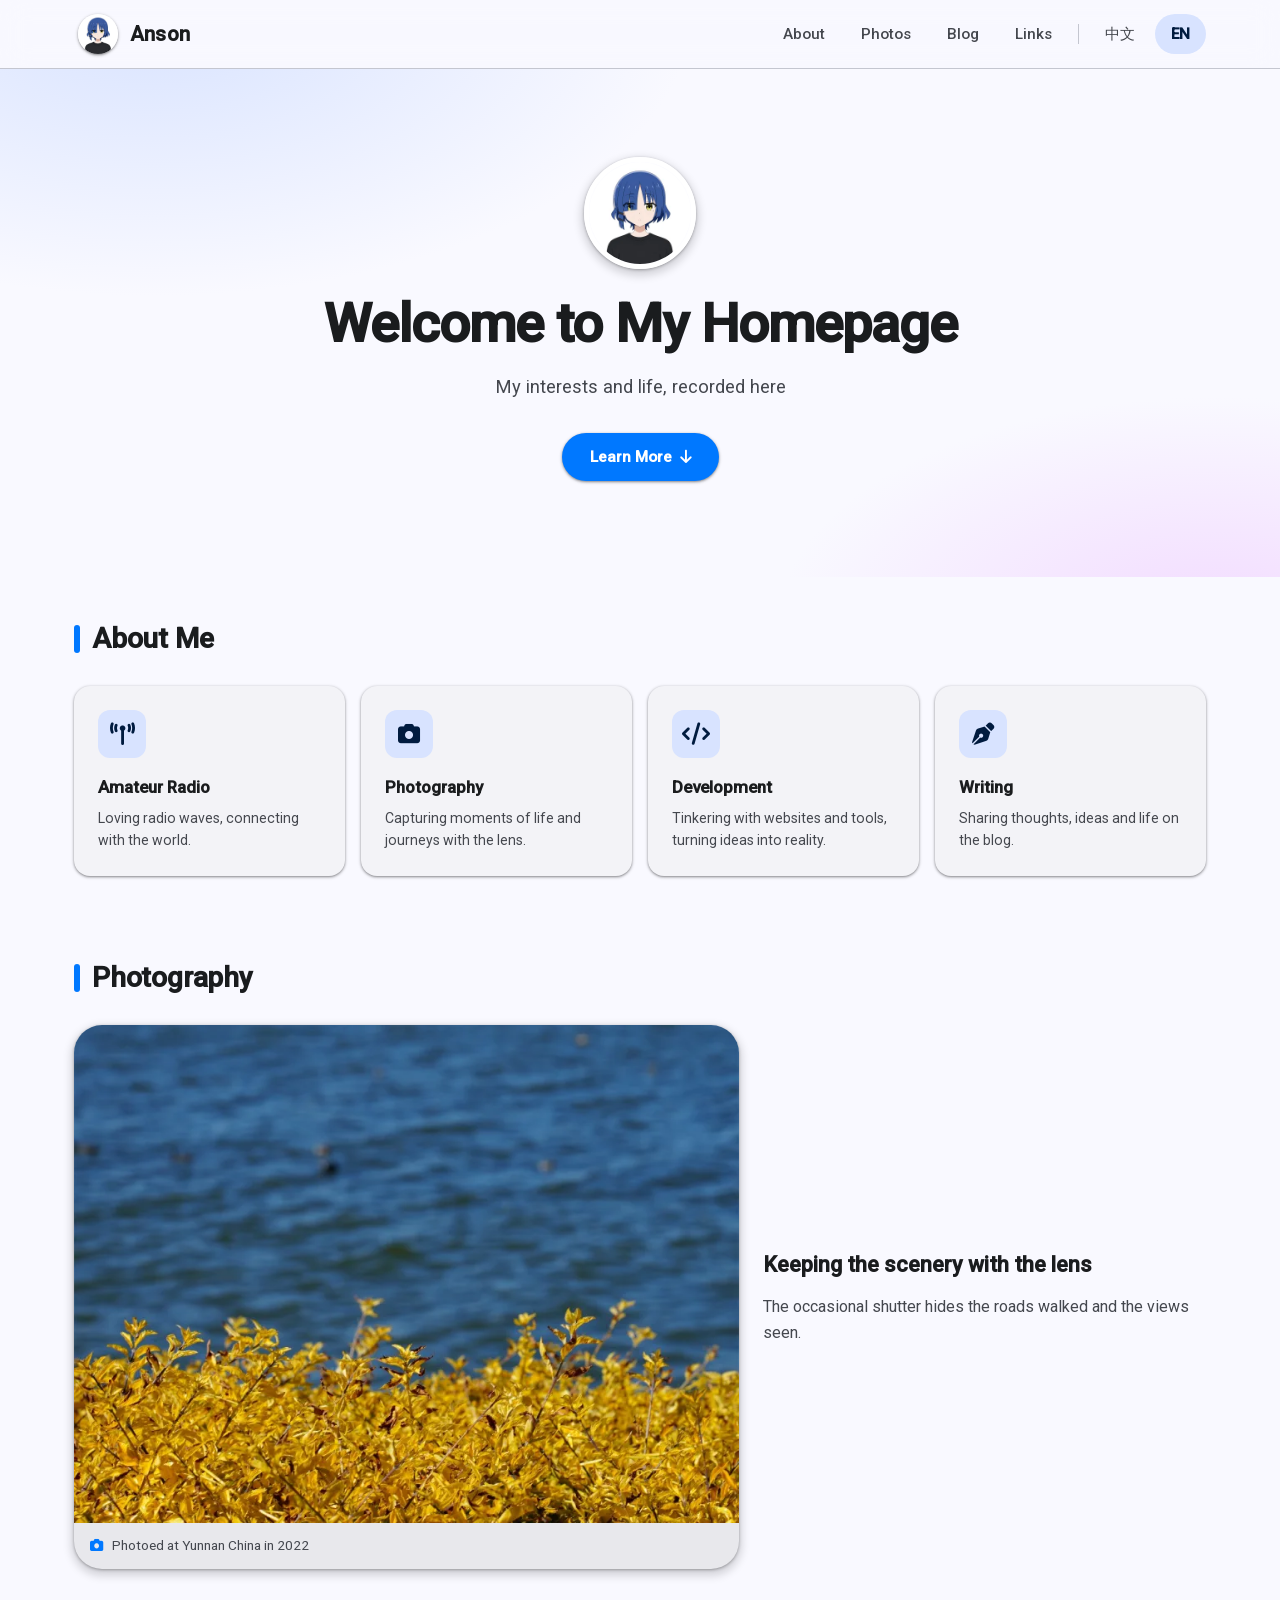
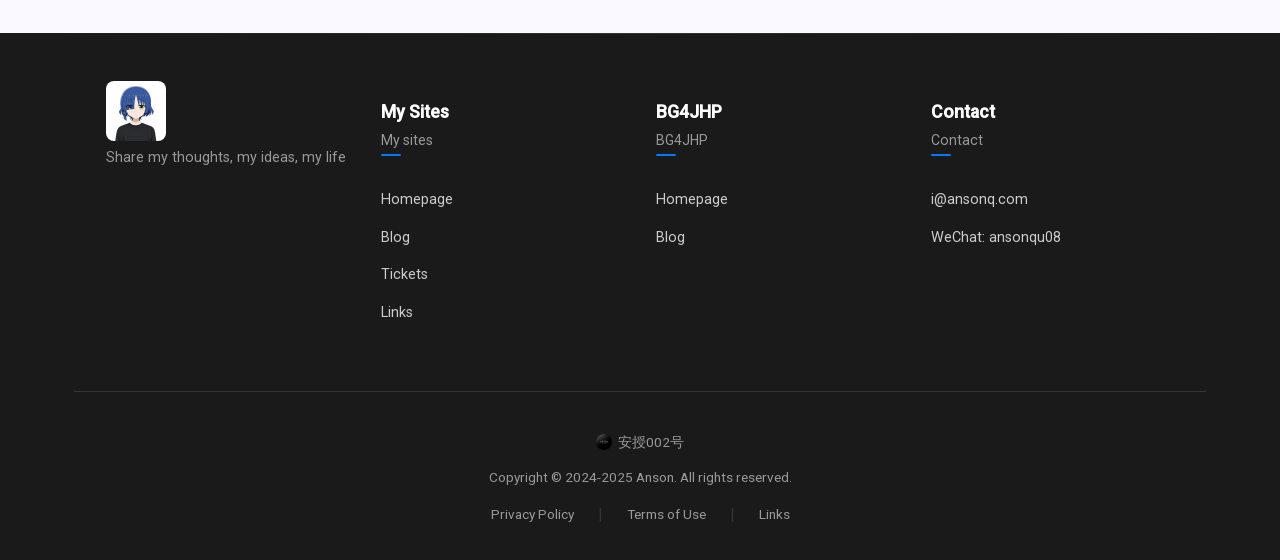
<file: hp/en/index.html>
<!DOCTYPE html>
<html lang="en">
<head>
    <meta charset="UTF-8">
    <meta name="viewport" content="width=device-width, initial-scale=1.0">
    <meta name="description" content="Anson's personal homepage - Welcome to my website">
    <meta name="keywords" content="Anson, personal homepage, blog">
    <link rel="shortcut icon" href="/src/avay.png">
    <title>Anson's Homepage</title>
    <link href="/assets/fonts/roboto.css" rel="stylesheet">
    <link rel="stylesheet" href="/assets/fontawesome/css/all.min.css">
    <style>
        /* ============ Material Design 3 色调系统（种子色 #0078ff） ============ */
        :root {
            --md-primary: #0078ff;
            --md-on-primary: #ffffff;
            --md-primary-container: #d8e3ff;
            --md-on-primary-container: #001b3f;
            --md-secondary: #535f70;
            --md-on-secondary: #ffffff;
            --md-secondary-container: #d7e3f8;
            --md-on-secondary-container: #101c2b;
            --md-tertiary: #6b5778;
            --md-on-tertiary: #ffffff;
            --md-tertiary-container: #f2daff;
            --md-on-tertiary-container: #251431;

            --md-surface: #f9f9ff;
            --md-on-surface: #1a1c1e;
            --md-surface-variant: #e0e2ec;
            --md-on-surface-variant: #44474e;
            --md-surface-container-lowest: #ffffff;
            --md-surface-container-low: #f3f3f7;
            --md-surface-container: #ededf1;
            --md-surface-container-high: #e8e8ec;
            --md-surface-container-highest: #e2e2e6;
            --md-outline: #74777f;
            --md-outline-variant: #c4c6d0;

            --md-shadow-1: 0 1px 2px rgba(0,0,0,0.30), 0 1px 3px 1px rgba(0,0,0,0.15);
            --md-shadow-2: 0 1px 2px rgba(0,0,0,0.30), 0 2px 6px 2px rgba(0,0,0,0.15);
            --md-shadow-3: 0 1px 3px rgba(0,0,0,0.30), 0 4px 8px 3px rgba(0,0,0,0.15);

            --md-radius-sm: 8px;
            --md-radius-md: 12px;
            --md-radius-lg: 16px;
            --md-radius-xl: 28px;
            --md-radius-full: 999px;

            --md-ease: cubic-bezier(0.2, 0, 0, 1);
        }

        /* ============ 深色模式 ============ */
        @media (prefers-color-scheme: dark) {
            :root {
                --md-primary: #aac7ff;
                --md-on-primary: #002e6b;
                --md-primary-container: #004494;
                --md-on-primary-container: #d8e3ff;
                --md-secondary: #bbc7db;
                --md-on-secondary: #253140;
                --md-secondary-container: #3b4857;
                --md-on-secondary-container: #d7e3f8;
                --md-tertiary: #d6bde4;
                --md-on-tertiary: #3b2948;
                --md-tertiary-container: #533f60;
                --md-on-tertiary-container: #f2daff;

                --md-surface: #1a1c1e;
                --md-on-surface: #e2e2e6;
                --md-surface-variant: #44474e;
                --md-on-surface-variant: #c4c6d0;
                --md-surface-container-lowest: #0f1113;
                --md-surface-container-low: #1a1c1e;
                --md-surface-container: #1e2022;
                --md-surface-container-high: #282a2d;
                --md-surface-container-highest: #333538;
                --md-outline: #8e9199;
                --md-outline-variant: #44474e;

                --md-shadow-1: 0 1px 2px rgba(0,0,0,0.50), 0 1px 3px 1px rgba(0,0,0,0.35);
                --md-shadow-2: 0 1px 2px rgba(0,0,0,0.50), 0 2px 6px 2px rgba(0,0,0,0.35);
                --md-shadow-3: 0 1px 3px rgba(0,0,0,0.50), 0 4px 8px 3px rgba(0,0,0,0.35);
            }
        }

        /* ============ 基础 ============ */
        *, *::before, *::after { box-sizing: border-box; }
        html { scroll-behavior: smooth; }
        body {
            margin: 0;
            font-family: 'Roboto', -apple-system, BlinkMacSystemFont, "Segoe UI", "PingFang SC", "Hiragino Sans GB", "Microsoft YaHei", sans-serif;
            background: var(--md-surface);
            color: var(--md-on-surface);
            line-height: 1.6;
            -webkit-font-smoothing: antialiased;
            transition: background 0.3s var(--md-ease), color 0.3s var(--md-ease);
        }
        a { text-decoration: none; color: inherit; }
        img { display: block; max-width: 100%; }

        .container {
            max-width: 1180px;
            margin: 0 auto;
            padding: 0 24px;
        }

        /* ============ 顶部应用栏 ============ */
        .app-bar {
            position: sticky;
            top: 0;
            z-index: 50;
            background: var(--md-surface);
            background: color-mix(in srgb, var(--md-surface) 86%, transparent);
            backdrop-filter: blur(14px) saturate(1.4);
            border-bottom: 1px solid var(--md-outline-variant);
        }
        .app-bar-inner {
            max-width: 1180px;
            margin: 0 auto;
            padding: 10px 24px;
            display: flex;
            align-items: center;
            justify-content: space-between;
            gap: 16px;
        }
        .brand {
            display: inline-flex;
            align-items: center;
            gap: 12px;
            font-weight: 600;
            font-size: 1.25rem;
            letter-spacing: 0.2px;
            border-radius: var(--md-radius-full);
            padding: 4px 8px 4px 4px;
            transition: background 0.2s var(--md-ease);
        }
        .brand:hover { background: color-mix(in srgb, var(--md-on-surface) 8%, transparent); }
        .brand-avatar {
            width: 40px;
            height: 40px;
            border-radius: 50%;
            object-fit: cover;
            box-shadow: var(--md-shadow-1);
        }
        .nav {
            display: flex;
            align-items: center;
            gap: 4px;
            flex-wrap: wrap;
            justify-content: flex-end;
        }
        .nav-pill {
            display: inline-flex;
            align-items: center;
            height: 40px;
            padding: 0 16px;
            border-radius: var(--md-radius-full);
            font-size: 0.95rem;
            font-weight: 500;
            color: var(--md-on-surface-variant);
            transition: background 0.2s var(--md-ease), color 0.2s var(--md-ease);
        }
        .nav-pill:hover {
            background: color-mix(in srgb, var(--md-on-surface) 8%, transparent);
            color: var(--md-on-surface);
        }
        .nav-pill.active {
            background: var(--md-primary-container);
            color: var(--md-on-primary-container);
            font-weight: 600;
        }
        .nav-divider {
            width: 1px;
            height: 20px;
            background: var(--md-outline-variant);
            margin: 0 6px;
        }

        /* ============ Hero 开头 ============ */
        .hero {
            position: relative;
            overflow: hidden;
            background:
                radial-gradient(900px 480px at 12% -12%, var(--md-primary-container), transparent 60%),
                radial-gradient(800px 420px at 95% 110%, var(--md-tertiary-container), transparent 55%),
                var(--md-surface);
        }
        .hero .container {
            padding: 88px 24px 96px;
            text-align: center;
        }
        .hero-avatar {
            width: 112px;
            height: 112px;
            border-radius: 50%;
            object-fit: cover;
            margin: 0 auto 24px;
            box-shadow: var(--md-shadow-3);
            border: 5px solid var(--md-surface-container-lowest);
            transition: transform 0.3s var(--md-ease), box-shadow 0.3s var(--md-ease);
        }
        .hero-avatar:hover {
            transform: scale(1.08);
            box-shadow: var(--md-shadow-3);
        }
        .hero-title {
            margin: 0;
            font-size: clamp(2.2rem, 5vw, 3.4rem);
            font-weight: 700;
            letter-spacing: -1px;
            line-height: 1.15;
            color: var(--md-on-surface);
        }
        .hero-sub {
            margin: 16px auto 0;
            max-width: 34em;
            font-size: 1.15rem;
            color: var(--md-on-surface-variant);
        }
        .btn {
            display: inline-flex;
            align-items: center;
            justify-content: center;
            gap: 8px;
            height: 48px;
            padding: 0 28px;
            border-radius: var(--md-radius-full);
            font-size: 0.95rem;
            font-weight: 600;
            margin-top: 32px;
            cursor: pointer;
            transition: box-shadow 0.2s var(--md-ease), background 0.2s var(--md-ease);
        }
        .btn-filled {
            background: var(--md-primary);
            color: var(--md-on-primary);
            box-shadow: var(--md-shadow-1);
        }
        .btn-filled:hover {
            box-shadow: var(--md-shadow-2);
            background: color-mix(in srgb, var(--md-primary) 92%, var(--md-on-primary));
        }

        /* ============ Section 通用 ============ */
        .section { padding: 40px 0; }
        .section-title {
            margin: 0 0 24px;
            font-size: 1.75rem;
            font-weight: 600;
            letter-spacing: -0.2px;
            color: var(--md-on-surface);
            display: flex;
            align-items: center;
            gap: 12px;
        }
        .section-title::before {
            content: '';
            width: 6px;
            height: 28px;
            border-radius: 3px;
            background: var(--md-primary);
        }

        /* ============ 兴趣卡片 ============ */
        .about-grid {
            display: grid;
            grid-template-columns: repeat(auto-fit, minmax(200px, 1fr));
            gap: 16px;
        }
        .interest-card {
            padding: 24px;
            border-radius: var(--md-radius-lg);
            background: var(--md-surface-container-low);
            box-shadow: var(--md-shadow-1);
            transition: transform 0.25s var(--md-ease), box-shadow 0.25s var(--md-ease);
        }
        .interest-card:hover {
            transform: translateY(-4px);
            box-shadow: var(--md-shadow-2);
        }
        .interest-icon {
            width: 48px;
            height: 48px;
            display: flex;
            align-items: center;
            justify-content: center;
            border-radius: var(--md-radius-md);
            background: var(--md-primary-container);
            color: var(--md-on-primary-container);
            font-size: 1.4rem;
            margin-bottom: 16px;
        }
        .interest-title {
            margin: 0 0 6px;
            font-size: 1.05rem;
            font-weight: 600;
        }
        .interest-desc {
            margin: 0;
            font-size: 0.88rem;
            color: var(--md-on-surface-variant);
        }

        /* ============ 摄影 ============ */
        .photo-showcase {
            display: grid;
            grid-template-columns: 1.2fr 0.8fr;
            gap: 24px;
            align-items: center;
        }
        .photo-showcase figure {
            margin: 0;
            border-radius: var(--md-radius-xl);
            overflow: hidden;
            background: var(--md-surface-container-high);
            box-shadow: var(--md-shadow-3);
            transition: transform 0.35s var(--md-ease), box-shadow 0.35s var(--md-ease);
        }
        .photo-showcase figure:hover {
            transform: translateY(-6px);
            box-shadow: 0 8px 16px rgba(0,0,0,0.25), 0 12px 24px 4px rgba(0,0,0,0.12);
        }
        .photo-showcase figure img {
            width: 100%;
            aspect-ratio: 4 / 3;
            object-fit: cover;
        }
        .photo-showcase figcaption {
            padding: 12px 16px;
            font-size: 0.85rem;
            color: var(--md-on-surface-variant);
            display: flex;
            align-items: center;
            gap: 8px;
        }
        .photo-showcase figcaption::before {
            content: '\f030';
            font-family: 'Font Awesome 6 Free';
            font-weight: 900;
            color: var(--md-primary);
        }
        .photo-side h3 {
            margin: 0 0 12px;
            font-size: 1.35rem;
            font-weight: 600;
        }
        .photo-side p {
            margin: 0;
            color: var(--md-on-surface-variant);
        }

        /* ============ 页脚（原样保留） ============ */
        .footer {
            background: #1a1a1a;
            color: #ffffff;
            padding: 3em 0 1em;
            margin-top: 24px;
            position: relative;
        }
        .footer::before {
            content: '';
            position: absolute;
            top: 0; left: 0; right: 0;
            height: 1px;
            background: linear-gradient(90deg, transparent, #333, transparent);
        }
        .footer-content {
            display: grid;
            grid-template-columns: 1fr 1fr 1fr 1fr;
            gap: 2em;
            max-width: 1200px;
            margin: 0 auto 2em;
            padding: 0 2em;
        }
        .footer-section { padding: 0; margin-bottom: 1em; }
        .footer-logo { text-align: left; margin-bottom: 1.5em; }
        .logo-img { height: 60px; border-radius: 8px; transition: transform 0.3s var(--md-ease); }
        .logo-img:hover { transform: scale(1.05); }
        .footer-description { color: #999; font-size: 0.9em; margin-top: 0.5em; line-height: 1.4; }
        .footer-title { color: #ffffff; margin-bottom: 1em; font-size: 1.1em; font-weight: 600; position: relative; display: inline-block; }
        .footer-title::after {
            content: '';
            position: absolute;
            bottom: -4px; left: 0;
            width: 20px; height: 2px;
            background: #0078ff;
            border-radius: 1px;
        }
        .subtitle { font-weight: normal; font-size: 0.8em; color: #999; margin-top: 0.2em; display: block; }
        .link-list { list-style: none; margin-top: 1em; padding: 0; }
        .footer-link {
            color: #ccc; text-decoration: none;
            transition: color 0.3s var(--md-ease), transform 0.3s var(--md-ease);
            display: block; margin-bottom: 0.6em; padding: 0.2em 0; font-size: 0.9em;
        }
        .footer-link:hover { color: #0078ff; transform: translateX(3px); }
        .footer-text { color: #ccc; font-size: 0.9em; display: block; margin-bottom: 0.6em; padding: 0.2em 0; }
        .footer-bottom {
            text-align: center;
            padding-top: 1.5em;
            border-top: 1px solid #333;
            margin-top: 1.5em;
            max-width: 1200px;
            margin-left: auto; margin-right: auto;
            padding-left: 2em; padding-right: 2em;
        }
        .copyright { font-size: 0.85em; color: #999; margin-bottom: 1em; }
        .legal-links {
            display: flex; justify-content: center; align-items: center;
            gap: 1.5em; margin-bottom: 1em; flex-wrap: wrap;
        }
        .legal-link { color: #999; text-decoration: none; font-size: 0.85em; transition: color 0.3s var(--md-ease); }
        .legal-link:hover { color: #0078ff; }
        .separator { color: #333; }
        .beian-links { margin-top: 1em; }
        .beian {
            display: flex; align-items: center; justify-content: center;
            gap: 0.5em; font-size: 0.85em; color: #999; margin: 0;
        }
        .beian-icon { width: 16px; height: 16px; }
        .beian a { color: #999; text-decoration: none; transition: color 0.3s var(--md-ease); }
        .beian a:hover { color: #0078ff; }

        /* ============ 响应式 ============ */
        @media (max-width: 860px) {
            .photo-showcase { grid-template-columns: 1fr; }
            .photo-side { order: -1; }
        }
        @media (max-width: 600px) {
            .app-bar-inner { flex-direction: column; align-items: stretch; gap: 8px; }
            .nav { justify-content: center; }
            .nav-pill { height: 36px; padding: 0 12px; font-size: 0.85rem; }
            .hero .container { padding: 56px 24px 64px; }
            .section { padding: 32px 0; }
            .footer-content { grid-template-columns: 1fr 1fr; gap: 1.5em; }
        }
    </style>
</head>
<body>
    <header class="app-bar">
        <div class="app-bar-inner">
            <a class="brand" href="/hp/en">
                <img src="/src/tx.webp" alt="Avatar" class="brand-avatar">
                <span>Anson</span>
            </a>
            <nav class="nav">
                <a href="#about" class="nav-pill">About</a>
                <a href="#photos" class="nav-pill">Photos</a>
                <a href="https://blog.ansonq.com" class="nav-pill">Blog</a>
                <a href="/links/en" class="nav-pill">Links</a>
                <span class="nav-divider"></span>
                <a href="/hp" class="nav-pill">中文</a>
                <a href="/hp/en" class="nav-pill active">EN</a>
            </nav>
        </div>
    </header>

    <main>
        <section class="hero">
            <div class="container">
                <img src="/src/tx.webp" alt="Avatar" class="hero-avatar">
                <h1 class="hero-title">Welcome to My Homepage</h1>
                <p class="hero-sub">My interests and life, recorded here</p>
                <a href="#about" class="btn btn-filled">Learn More <i class="fa-solid fa-arrow-down"></i></a>
            </div>
        </section>

        <section class="section" id="about">
            <div class="container">
                <h2 class="section-title">About Me</h2>
                <div class="about-grid">
                    <div class="interest-card">
                        <div class="interest-icon"><i class="fa-solid fa-tower-broadcast"></i></div>
                        <h3 class="interest-title">Amateur Radio</h3>
                        <p class="interest-desc">Loving radio waves, connecting with the world.</p>
                    </div>
                    <div class="interest-card">
                        <div class="interest-icon"><i class="fa-solid fa-camera"></i></div>
                        <h3 class="interest-title">Photography</h3>
                        <p class="interest-desc">Capturing moments of life and journeys with the lens.</p>
                    </div>
                    <div class="interest-card">
                        <div class="interest-icon"><i class="fa-solid fa-code"></i></div>
                        <h3 class="interest-title">Development</h3>
                        <p class="interest-desc">Tinkering with websites and tools, turning ideas into reality.</p>
                    </div>
                    <div class="interest-card">
                        <div class="interest-icon"><i class="fa-solid fa-pen-nib"></i></div>
                        <h3 class="interest-title">Writing</h3>
                        <p class="interest-desc">Sharing thoughts, ideas and life on the blog.</p>
                    </div>
                </div>
            </div>
        </section>

        <section class="section" id="photos">
            <div class="container">
                <h2 class="section-title">Photography</h2>
                <div class="photo-showcase">
                    <figure>
                        <img src="/src/dali.webp" alt="Photoed at Yunnan China in 2022">
                        <figcaption>Photoed at Yunnan China in 2022</figcaption>
                    </figure>
                    <div class="photo-side">
                        <h3>Keeping the scenery with the lens</h3>
                        <p>The occasional shutter hides the roads walked and the views seen.</p>
                    </div>
                </div>
            </div>
        </section>
    </main>

    <footer class="footer">
        <div class="container">
            <div class="footer-content">
                <div class="footer-section">
                    <div class="footer-logo">
                        <img src="/src/tx.webp" alt="Logo" class="logo-img">
                        <p class="footer-description">
                            Share my thoughts, my ideas, my life
                        </p>
                    </div>
                </div>

                <div class="footer-section">
                    <h3 class="footer-title">My Sites<br><span class="subtitle">My sites</span></h3>
                    <ul class="link-list">
                        <li><a href="/en" class="footer-link">Homepage</a></li>
                        <li><a href="https://blog.ansonq.com" class="footer-link">Blog</a></li>
                        <li><a href="https://gd.ansonqu.com" class="footer-link">Tickets</a></li>
                        <li><a href="/links/en" class="footer-link">Links</a></li>
                    </ul>
                </div>

                <div class="footer-section">
                    <h3 class="footer-title">BG4JHP<br><span class="subtitle">BG4JHP</span></h3>
                    <ul class="link-list">
                        <li><a href="https://bg4jhp.com/en" class="footer-link">Homepage</a></li>
                        <li><a href="https://blog.bg4jhp.com" class="footer-link">Blog</a></li>
                    </ul>
                </div>

                <div class="footer-section">
                    <h3 class="footer-title">Contact<br><span class="subtitle">Contact</span></h3>
                    <ul class="link-list">
                        <li><a href="mailto:i@ansonq.com" class="footer-link">i@ansonq.com</a></li>
                        <li><span class="footer-text">WeChat: ansonqu08</span></li>
                    </ul>
                </div>
            </div>

            <div class="footer-bottom">
                <div class="beian-links">
                    <p class="beian">
                        <img src="/src/avay.png" alt="Anson License" class="beian-icon">
                        <a href="https://vf.386699.xyz/?id=002" rel="noreferrer" target="_blank">安授002号</a>
                    </p>
                </div>
                <p class="copyright">Copyright © 2024-2025 Anson. All rights reserved.</p>
                <div class="legal-links">
                    <a href="/privacy-policy/en.html" class="legal-link">Privacy Policy</a>
                    <span class="separator">|</span>
                    <a href="/terms-of-use/en.html" class="legal-link">Terms of Use</a>
                    <span class="separator">|</span>
                    <a href="/links/en" class="legal-link">Links</a>
                </div>
            </div>
        </div>
    </footer>
</body>
</html>
</file>
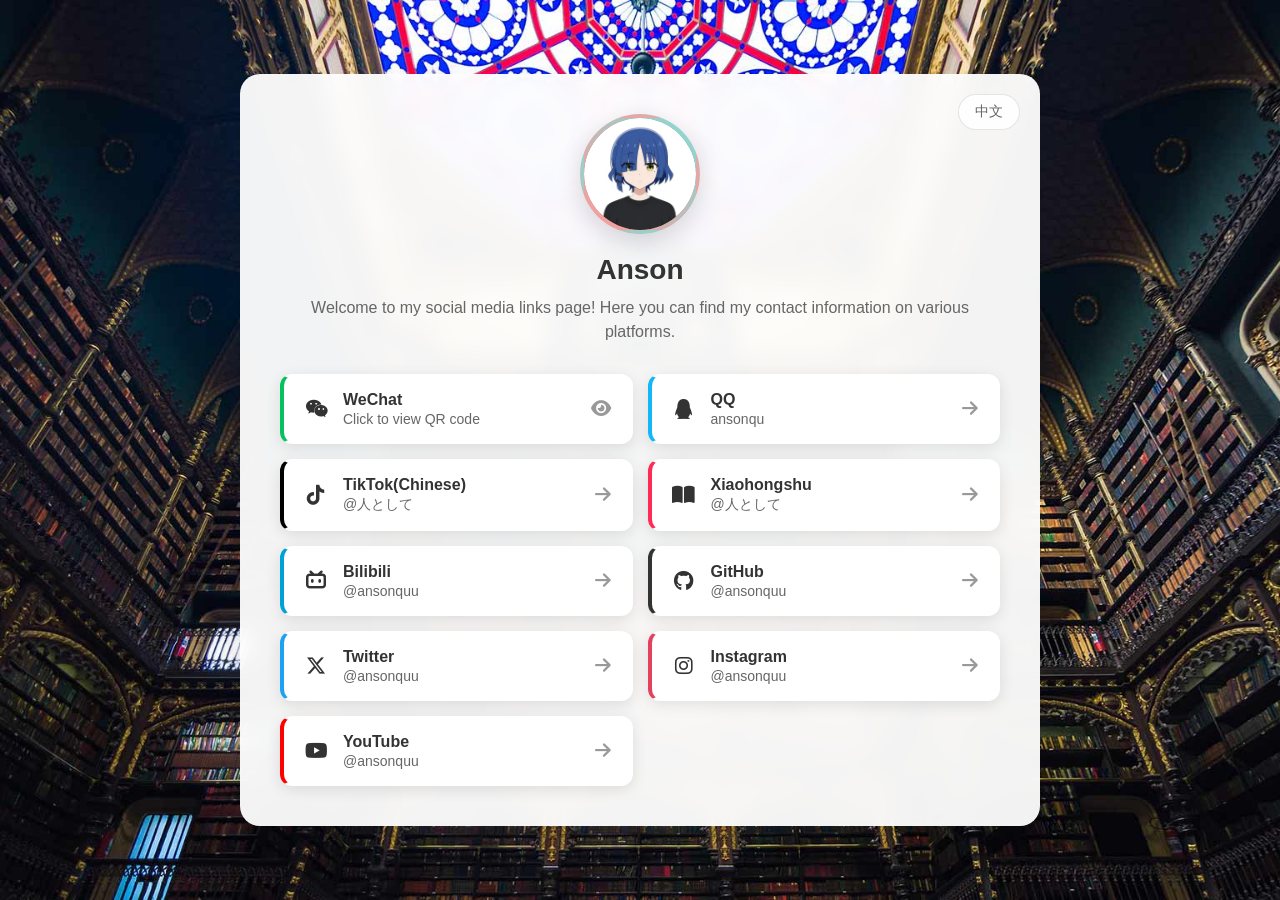
<file: socials/en/index.html>
<!DOCTYPE html>
<html lang="en">
<head>
    <meta charset="UTF-8">
    <meta name="viewport" content="width=device-width, initial-scale=1.0">
    <link rel="shortcut icon" href="/src/avay.png">
    <link rel="stylesheet" href="/assets/fontawesome/css/all.min.css">
    <title>My Social Media Links</title>
    <style>
        * {
            margin: 0;
            padding: 0;
            box-sizing: border-box;
        }

        body {
            font-family: 'Segoe UI', Tahoma, Geneva, Verdana, sans-serif;
            background: linear-gradient(135deg, #667eea 0%, #764ba2 100%);
            /* Background image settings - uncomment and modify path to use background image */
            background-image: url('/src/bg.jpg');
            background-size: cover;
            background-position: center;
            background-repeat: no-repeat;
            min-height: 100vh;
            display: flex;
            align-items: center;
            justify-content: center;
            padding: 20px;
        }

        .container {
            background: rgba(255, 255, 255, 0.95);
            backdrop-filter: blur(10px);
            border-radius: 20px;
            padding: 40px;
            box-shadow: 0 20px 40px rgba(0, 0, 0, 0.1);
            text-align: center;
            max-width: 800px;
            width: 100%;
            position: relative;
        }

        .language-switch {
            position: absolute;
            top: 20px;
            right: 20px;
            background: rgba(255, 255, 255, 0.9);
            border: 1px solid rgba(0, 0, 0, 0.1);
            border-radius: 20px;
            padding: 8px 16px;
            font-size: 14px;
            color: #666;
            text-decoration: none;
            transition: all 0.3s ease;
        }

        .language-switch:hover {
            background: rgba(255, 255, 255, 1);
            color: #333;
            transform: translateY(-1px);
            box-shadow: 0 4px 12px rgba(0, 0, 0, 0.1);
        }

        .profile {
            margin-bottom: 30px;
        }

        .avatar {
            width: 120px;
            height: 120px;
            border-radius: 50%;
            margin: 0 auto 20px;
            background: linear-gradient(45deg, #ff6b6b, #4ecdc4);
            display: flex;
            align-items: center;
            justify-content: center;
            overflow: hidden;
            border: 4px solid rgba(255, 255, 255, 0.3);
            box-shadow: 0 8px 25px rgba(0, 0, 0, 0.15);
        }

        .avatar img {
            width: 100%;
            height: 100%;
            object-fit: cover;
            border-radius: 50%;
        }

        .name {
            font-size: 28px;
            font-weight: 700;
            color: #333;
            margin-bottom: 10px;
        }

        .bio {
            color: #666;
            font-size: 16px;
            line-height: 1.5;
            margin-bottom: 30px;
        }

        .social-links {
            display: grid;
            grid-template-columns: repeat(2, 1fr);
            gap: 15px;
        }

        .social-link {
            display: flex;
            align-items: center;
            padding: 15px 20px;
            background: white;
            border-radius: 12px;
            text-decoration: none;
            color: #333;
            font-weight: 500;
            transition: all 0.3s ease;
            border: 2px solid transparent;
            box-shadow: 0 4px 15px rgba(0, 0, 0, 0.1);
        }

        .social-link:hover {
            transform: translateY(-2px);
            box-shadow: 0 8px 25px rgba(0, 0, 0, 0.15);
            border-color: #667eea;
            cursor: pointer;
        }

        .social-link.wechat:hover {
            cursor: pointer;
        }

        .social-icon {
            width: 24px;
            height: 24px;
            margin-right: 15px;
            display: flex;
            align-items: center;
            justify-content: center;
            font-size: 20px;
        }

        .social-icon i {
            font-size: 20px;
            color: inherit;
        }

        .social-text {
            flex: 1;
            text-align: left;
        }

        .social-name {
            font-weight: 600;
            margin-bottom: 2px;
        }

        .social-handle {
            font-size: 14px;
            color: #666;
        }

        .arrow {
            color: #999;
            font-size: 18px;
        }

        /* Social media platform specific colors */
        .wechat { border-left: 4px solid #07c160; }
        .wechat:hover { background: #f0f9ff; }

        .qq { border-left: 4px solid #12b7f5; }
        .qq:hover { background: #f0f9ff; }

        .douyin { border-left: 4px solid #000000; }
        .douyin:hover { background: #f8f9fa; }

        .xiaohongshu { border-left: 4px solid #fe2c55; }
        .xiaohongshu:hover { background: #fef2f2; }

        .bilibili { border-left: 4px solid #00a1d6; }
        .bilibili:hover { background: #f0f9ff; }

        .github { border-left: 4px solid #333333; }
        .github:hover { background: #f8f9fa; }

        .twitter { border-left: 4px solid #1da1f2; }
        .twitter:hover { background: #f0f9ff; }

        .instagram { border-left: 4px solid #e4405f; }
        .instagram:hover { background: #fef2f2; }

        .youtube { border-left: 4px solid #ff0000; }
        .youtube:hover { background: #fef2f2; }

        /* QR Code modal styles */
        .modal {
            display: none;
            position: fixed;
            z-index: 1000;
            left: 0;
            top: 0;
            width: 100%;
            height: 100%;
            background-color: rgba(0, 0, 0, 0.8);
            backdrop-filter: blur(5px);
        }

        .modal-content {
            background: white;
            margin: 5% auto;
            padding: 30px;
            border-radius: 20px;
            width: 90%;
            max-width: 400px;
            text-align: center;
            box-shadow: 0 20px 40px rgba(0, 0, 0, 0.3);
            animation: modalFadeIn 0.3s ease;
        }

        @keyframes modalFadeIn {
            from {
                opacity: 0;
                transform: translateY(-50px);
            }
            to {
                opacity: 1;
                transform: translateY(0);
            }
        }

        .close {
            color: #aaa;
            float: right;
            font-size: 28px;
            font-weight: bold;
            cursor: pointer;
            margin-top: -20px;
            margin-right: -10px;
        }

        .close:hover {
            color: #000;
        }

        .qr-code {
            width: 200px;
            height: 200px;
            margin: 20px auto;
            background: #f5f5f5;
            border-radius: 10px;
            display: flex;
            align-items: center;
            justify-content: center;
            font-size: 48px;
            border: 2px dashed #ddd;
        }

        .qr-title {
            font-size: 20px;
            font-weight: 600;
            margin-bottom: 10px;
            color: #333;
        }

        .qr-desc {
            color: #666;
            margin-bottom: 20px;
        }

        @media (max-width: 768px) {
            .social-links {
                grid-template-columns: 1fr;
            }
        }

        @media (max-width: 480px) {
            .container {
                padding: 30px 20px;
                max-width: 100%;
            }
            
            .avatar {
                width: 100px;
                height: 100px;
            }
            
            .name {
                font-size: 24px;
            }

            .modal-content {
                margin: 10% auto;
                padding: 20px;
                width: 95%;
            }

            .qr-code {
                width: 150px;
                height: 150px;
                font-size: 36px;
            }
        }
    </style>
<link rel="stylesheet" href="/assets/dark.css">
</head>
<body>
    <div class="container">
        <a href="/socials" class="language-switch">中文</a>
        <div class="profile">
            <div class="avatar">
                <img src="/src/tx.webp" alt="Avatar" id="avatar-img">
            </div>
            <h1 class="name">Anson</h1>
            <p class="bio">Welcome to my social media links page! Here you can find my contact information on various platforms.</p>
        </div>

        <div class="social-links">
            <!-- WeChat -->
            <div class="social-link wechat" onclick="showQRCode('wechat')">
                <div class="social-icon"><i class="fab fa-weixin"></i></div>
                <div class="social-text">
                    <div class="social-name">WeChat</div>
                    <div class="social-handle">Click to view QR code</div>
                </div>
                <div class="arrow"><i class="fas fa-eye"></i></div>
            </div>

            <!-- QQ -->
            <a href="https://qm.qq.com/q/AlcN3g0CSQ" target="_blank" class="social-link qq">
                <div class="social-icon"><i class="fab fa-qq"></i></div>
                <div class="social-text">
                    <div class="social-name">QQ</div>
                    <div class="social-handle">ansonqu</div>
                </div>
                <div class="arrow"><i class="fas fa-arrow-right"></i></div>
            </a>

            <!-- TikTok -->
            <a href="https://www.douyin.com/user/MS4wLjABAAAAgFkAP-nTIrqj7RWxEuNCbxrKqpXquoRKBXlOXQNaP2s" target="_blank" class="social-link douyin">
                <div class="social-icon"><i class="fab fa-tiktok"></i></div>
                <div class="social-text">
                    <div class="social-name">TikTok(Chinese)</div>
                    <div class="social-handle">@人として</div>
                </div>
                <div class="arrow"><i class="fas fa-arrow-right"></i></div>
            </a>

            <!-- Xiaohongshu -->
            <a href="https://www.xiaohongshu.com/user/profile/65d9764800000000050312ce" target="_blank" class="social-link xiaohongshu">
                <div class="social-icon"><i class="fa-solid fa-book-open"></i></div>
                <div class="social-text">
                    <div class="social-name">Xiaohongshu</div>
                    <div class="social-handle">@人として</div>
                </div>
                <div class="arrow"><i class="fas fa-arrow-right"></i></div>
            </a>

            <!-- Bilibili -->
            <a href="https://space.bilibili.com/1468582841" target="_blank" class="social-link bilibili">
                <div class="social-icon"><i class="fa-brands fa-bilibili"></i></div>
                <div class="social-text">
                    <div class="social-name">Bilibili</div>
                    <div class="social-handle">@ansonquu</div>
                </div>
                <div class="arrow"><i class="fas fa-arrow-right"></i></div>
            </a>

            <!-- GitHub -->
            <a href="https://github.com/ansonquu" target="_blank" class="social-link github">
                <div class="social-icon"><i class="fab fa-github"></i></div>
                <div class="social-text">
                    <div class="social-name">GitHub</div>
                    <div class="social-handle">@ansonquu</div>
                </div>
                <div class="arrow"><i class="fas fa-arrow-right"></i></div>
            </a>

            <!-- Twitter -->
            <a href="https://x.com/ansonquu" target="_blank" class="social-link twitter">
                <div class="social-icon"><i class="fab fa-x-twitter"></i></div>
                <div class="social-text">
                    <div class="social-name">Twitter</div>
                    <div class="social-handle">@ansonquu</div>
                </div>
                <div class="arrow"><i class="fas fa-arrow-right"></i></div>
            </a>

            <!-- Instagram -->
            <a href="https://www.instagram.com/ansonquu/" target="_blank" class="social-link instagram">
                <div class="social-icon"><i class="fab fa-instagram"></i></div>
                <div class="social-text">
                    <div class="social-name">Instagram</div>
                    <div class="social-handle">@ansonquu</div>
                </div>
                <div class="arrow"><i class="fas fa-arrow-right"></i></div>
            </a>

            <!-- YouTube -->
            <a href="https://www.youtube.com/@ansonquu" target="_blank" class="social-link youtube">
                <div class="social-icon"><i class="fab fa-youtube"></i></div>
                <div class="social-text">
                    <div class="social-name">YouTube</div>
                    <div class="social-handle">@ansonquu</div>
                </div>
                <div class="arrow"><i class="fas fa-arrow-right"></i></div>
            </a>
        </div>
    </div>

    <!-- QR Code Modal -->
    <div id="qrModal" class="modal">
        <div class="modal-content">
            <span class="close" onclick="closeModal()">&times;</span>
            <div class="qr-title" id="qrTitle">WeChat QR Code</div>
            <div class="qr-desc" id="qrDesc">Scan QR code to add friend</div>
            <div class="qr-code" id="qrCode">
                <i class="fab fa-weixin" style="font-size: 48px; color: #07c160;"></i>
            </div>
        </div>
    </div>

    <script>
        function showQRCode(type) {
            const modal = document.getElementById('qrModal');
            const title = document.getElementById('qrTitle');
            const desc = document.getElementById('qrDesc');
            const qrCode = document.getElementById('qrCode');
            
            if (type === 'wechat') {
                title.textContent = 'WeChat QR Code';
                desc.textContent = 'Scan QR code to add WeChat friend';
                // Replace the image path below with your WeChat QR code image
                qrCode.innerHTML = '<img src="/src/wx.webp" alt="WeChat QR Code" style="width: 100%; height: 100%; object-fit: contain; border-radius: 8px;">';
            }
            
            modal.style.display = 'block';
        }

        function closeModal() {
            const modal = document.getElementById('qrModal');
            modal.style.display = 'none';
        }

        // 点击模态框外部关闭
        window.onclick = function(event) {
            const modal = document.getElementById('qrModal');
            if (event.target === modal) {
                modal.style.display = 'none';
            }
        }

        // ESC键关闭模态框
        document.addEventListener('keydown', function(event) {
            if (event.key === 'Escape') {
                const modal = document.getElementById('qrModal');
                modal.style.display = 'none';
            }
        });
    </script>

</body>
</html>
</file>
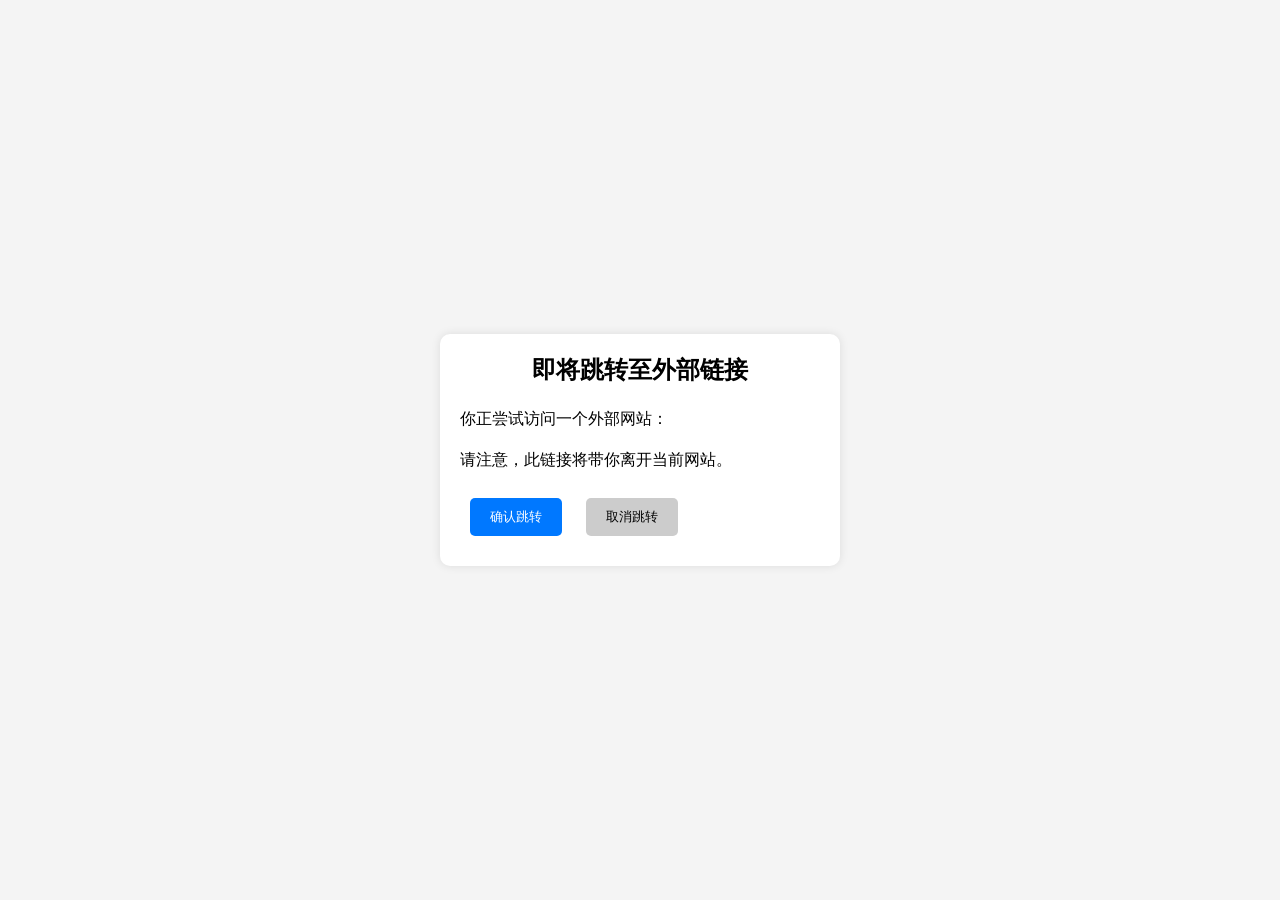
<file: rtcn.html>
<!DOCTYPE html>
<html lang="zh-CN">

<head>
  <meta charset="UTF-8">
  <meta name="viewport" content="width=device-width, initial-scale=1.0">
  <title>跳转确认</title>
  <style>
    * {
      margin: 0;
      padding: 0;
      box-sizing: border-box;
    }

    body {
      font-family: Arial, sans-serif;
      display: flex;
      justify-content: center;
      align-items: center;
      min-height: 100vh;
      background-color: #f4f4f4;
    }

    .container {
      width: 400px;
      background-color: white;
      padding: 20px;
      border-radius: 10px;
      box-shadow: 0 0 10px rgba(0, 0, 0, 0.1);
    }

    h2 {
      margin-bottom: 20px;
      text-align: center;
    }

    p {
      margin-bottom: 15px;
      line-height: 1.6;
      word-wrap: break-word; /* 允许长单词或 URL 换行 */
    }

    a {
      color: #0078ff;
      text-decoration: none;
    }

    button {
      padding: 10px 20px;
      margin: 10px;
      border: none;
      border-radius: 5px;
      cursor: pointer;
    }

    button.confirm {
      background-color: #0078ff;
      color: white;
    }

    button.cancel {
      background-color: #ccc;
      color: black;
    }
  </style>
<link rel="stylesheet" href="/assets/dark.css">
</head>

<body>
  <div class="container">
    <h2 id="title">即将跳转至外部链接</h2>
    <p>你正尝试访问一个外部网站：</p>
    <p><a id="targetLink" href="#"></a></p>
    <p id="warning">请注意，此链接将带你离开当前网站。</p>
    <button id="confirmButton" class="confirm">确认跳转</button>
    <button id="cancelButton" class="cancel">取消跳转</button>
  </div>
  <script>
    // 获取当前页面的 URL 参数（这里假设你要传递的跳转目标网址作为参数）
    const urlParams = new URLSearchParams(window.location.search);
    const targetUrl = urlParams.get('to');

    const targetLink = document.getElementById('targetLink');
    const confirmButton = document.getElementById('confirmButton');
    const cancelButton = document.getElementById('cancelButton');
    const title = document.getElementById('title');
    const warning = document.getElementById('warning');

    if (targetUrl) {
      targetLink.href = targetUrl;
      targetLink.textContent = targetUrl;

      try {
        const url = new URL(targetUrl);
        const rootDomain = url.hostname.split('.').slice(-2).join('.');
        if (rootDomain === 'feishu.cn' || rootDomain === 'larksuite.com') {
          title.textContent = '即将跳转至飞书';
          warning.textContent = '此链接将带你跳转至飞书。';
        }
      } catch (error) {
        console.error('解析 URL 时出错:', error);
      }
    } else {
      alert('未获取到有效的跳转目标网址');
    }

    confirmButton.addEventListener('click', function () {
      window.open(targetUrl);
    });

    cancelButton.addEventListener('click', function () {
      // 取消跳转，这里可以添加一些取消后的操作，比如停留在当前页面
      console.log('用户取消了跳转');
    });
  </script>
</body>

</html>
</file>
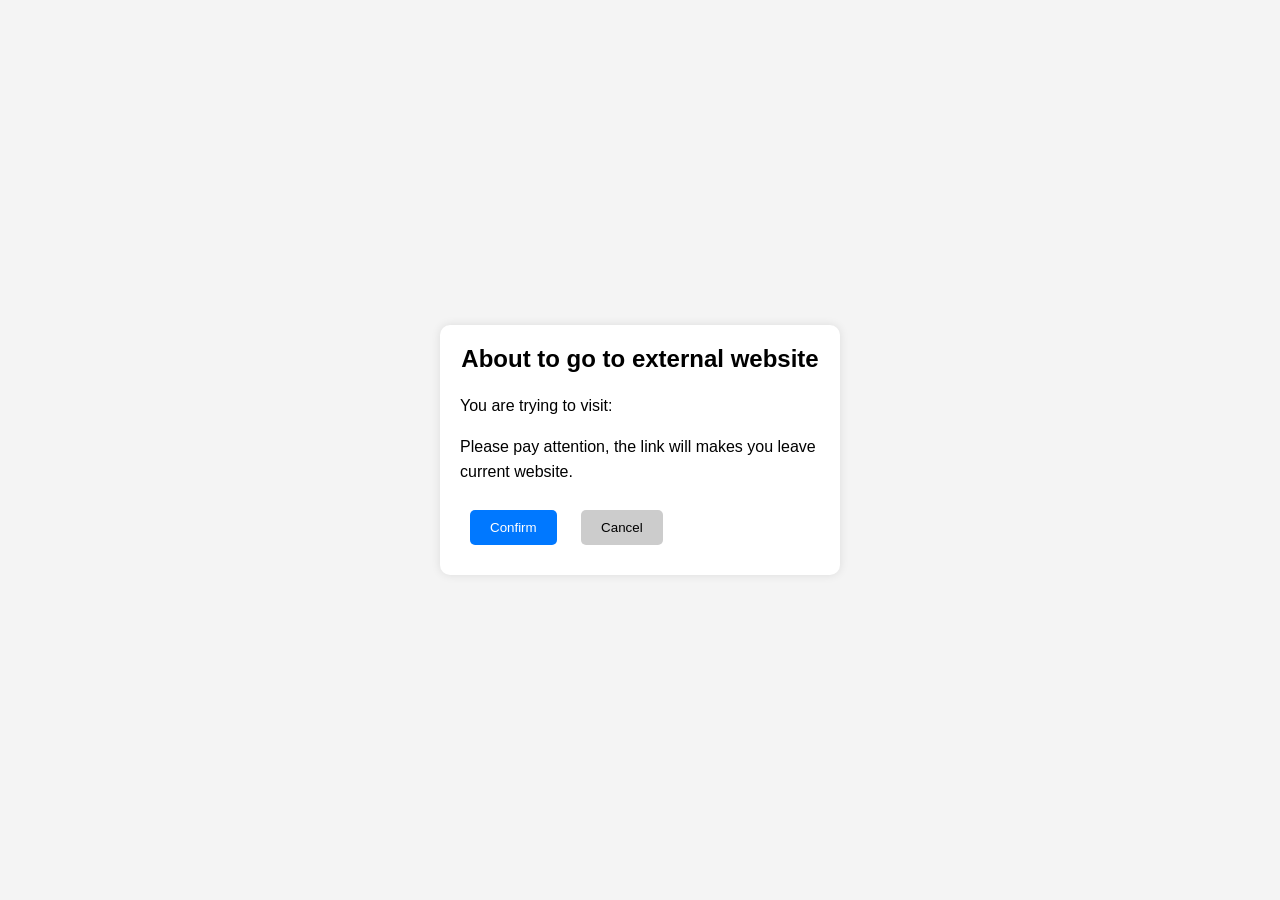
<file: rten.html>
<!DOCTYPE html>
<html lang="zh-CN">

<head>
  <meta charset="UTF-8">
  <meta name="viewport" content="width=device-width, initial-scale=1.0">
  <title>Redirect Confirm</title>
  <style>
    * {
      margin: 0;
      padding: 0;
      box-sizing: border-box;
    }

    body {
      font-family: Arial, sans-serif;
      display: flex;
      justify-content: center;
      align-items: center;
      min-height: 100vh;
      background-color: #f4f4f4;
    }

    .container {
      width: 400px;
      background-color: white;
      padding: 20px;
      border-radius: 10px;
      box-shadow: 0 0 10px rgba(0, 0, 0, 0.1);
    }

    h2 {
      margin-bottom: 20px;
      text-align: center;
    }

    p {
      margin-bottom: 15px;
      line-height: 1.6;
      word-wrap: break-word; /* 允许长单词或 URL 换行 */
    }

    a {
      color: #0078ff;
      text-decoration: none;
    }

    button {
      padding: 10px 20px;
      margin: 10px;
      border: none;
      border-radius: 5px;
      cursor: pointer;
    }

    button.confirm {
      background-color: #0078ff;
      color: white;
    }

    button.cancel {
      background-color: #ccc;
      color: black;
    }
  </style>
<link rel="stylesheet" href="/assets/dark.css">
</head>

<body>
  <div class="container">
    <h2 id="title">About to go to external website</h2>
    <p>You are trying to visit:</p>
    <p><a id="targetLink" href="#"></a></p>
    <p id="warning">Please pay attention, the link will makes you leave current website.</p>
    <button id="confirmButton" class="confirm">Confirm</button>
    <button id="cancelButton" class="cancel">Cancel</button>
  </div>
  <script>
    // 获取当前页面的 URL 参数（这里假设你要传递的跳转目标网址作为参数）
    const urlParams = new URLSearchParams(window.location.search);
    const targetUrl = urlParams.get('to');

    const targetLink = document.getElementById('targetLink');
    const confirmButton = document.getElementById('confirmButton');
    const cancelButton = document.getElementById('cancelButton');
    const title = document.getElementById('title');
    const warning = document.getElementById('warning');

    if (targetUrl) {
      targetLink.href = targetUrl;
      targetLink.textContent = targetUrl;

      try {
        const url = new URL(targetUrl);
        const rootDomain = url.hostname.split('.').slice(-2).join('.');
        if (rootDomain === 'feishu.cn' || rootDomain === 'larksuite.com') {
          title.textContent = 'About to go to Lark';
          warning.textContent = 'Please be aware, this link will redirect you to Lark.';
        }
      } catch (error) {
        console.error('解析 URL 时出错:', error);
      }
    } else {
      alert('未获取到有效的跳转目标网址');
    }

    confirmButton.addEventListener('click', function () {
      window.open(targetUrl);
    });

    cancelButton.addEventListener('click', function () {
      // 取消跳转，这里可以添加一些取消后的操作，比如停留在当前页面
      console.log('用户取消了跳转');
    });
  </script>
</body>

</html>
</file>
<file: assets/fonts/roboto.css>
/* Roboto latin subset (self-hosted, variable font) */
@font-face {
  font-family: 'Roboto';
  font-style: normal;
  font-weight: 300;
  font-display: swap;
  src: url('/assets/fonts/roboto-latin.woff2') format('woff2');
  unicode-range: U+0000-00FF, U+0131, U+0152-0153, U+02BB-02BC, U+02C6, U+02DA, U+02DC, U+0304, U+0308, U+0329, U+2000-206F, U+20AC, U+2122, U+2191, U+2193, U+2212, U+2215, U+FEFF, U+FFFD;
}
@font-face {
  font-family: 'Roboto';
  font-style: normal;
  font-weight: 400;
  font-display: swap;
  src: url('/assets/fonts/roboto-latin.woff2') format('woff2');
  unicode-range: U+0000-00FF, U+0131, U+0152-0153, U+02BB-02BC, U+02C6, U+02DA, U+02DC, U+0304, U+0308, U+0329, U+2000-206F, U+20AC, U+2122, U+2191, U+2193, U+2212, U+2215, U+2013-2014, U+2018-2019, U+201C-201D, U+2026, U+FEFF, U+FFFD;
}
@font-face {
  font-family: 'Roboto';
  font-style: normal;
  font-weight: 500;
  font-display: swap;
  src: url('/assets/fonts/roboto-latin.woff2') format('woff2');
  unicode-range: U+0000-00FF, U+0131, U+0152-0153, U+02BB-02BC, U+02C6, U+02DA, U+02DC, U+0304, U+0308, U+0329, U+2000-206F, U+20AC, U+2122, U+2191, U+2193, U+2212, U+2215, U+FEFF, U+FFFD;
}
</file>
<file: assets/dark.css>
/* 深色模式（跟随系统 prefers-color-scheme） */
@media (prefers-color-scheme: dark) {
    html {
        color-scheme: dark;
    }

    /* 主题变量（供 hp 等使用了 CSS 变量的页面） */
    :root {
        --secondary-color: #e8e8e8;
        --text-color: #d0d0d0;
        --bg-color: #14161a;
        --box-shadow: 0 10px 30px rgba(0, 0, 0, 0.5);
        --gradient-bg: linear-gradient(145deg, #1c1f24, #22262c);
    }

    body {
        background-color: #14161a;
        color: #d0d0d0;
    }

    /* 通用文字 */
    h1 { color: #eaeef4; text-shadow: none; }
    h2 { color: #9db8d9; }
    p { color: #b5b5b5; text-shadow: none; }

    /* 链接通用微调 */
    a { color: #7cb3ff; }

    /* === index / en 导航页 === */
    .overlay {
        background: rgba(15, 17, 22, 0.78);
    }
    .container {
        background: rgba(28, 31, 36, 0.92);
        box-shadow: 0 8px 32px rgba(0, 0, 0, 0.5);
    }
    .footer-box {
        background: rgba(28, 31, 36, 0.92);
        color: #8a97a8;
        text-shadow: none;
    }
    .social-row a {
        background: linear-gradient(135deg, #2a303b 60%, #343b47 100%);
        color: #7cb3ff;
    }
    .social-row a:hover { color: #ffffff; }
    .wechat-qrcode { background: #1c1f24; }

    /* === hp 主页 === */
    .header {
        background: rgba(20, 22, 26, 0.96);
        border-bottom: 2px solid #2e3440;
    }
    .welcome { color: #b0b0b0; }
    .profile-description,
    .translation-note { color: #9a9a9a; }
    .separator { color: #4a4a4a; }
    .footer { background: #0c0e11; }

    /* === socials / links / sponser 等通用白色卡片 === */
    .card,
    .panel,
    .content-box {
        background-color: #1c1f24;
        color: #d0d0d0;
    }
}
</file>
